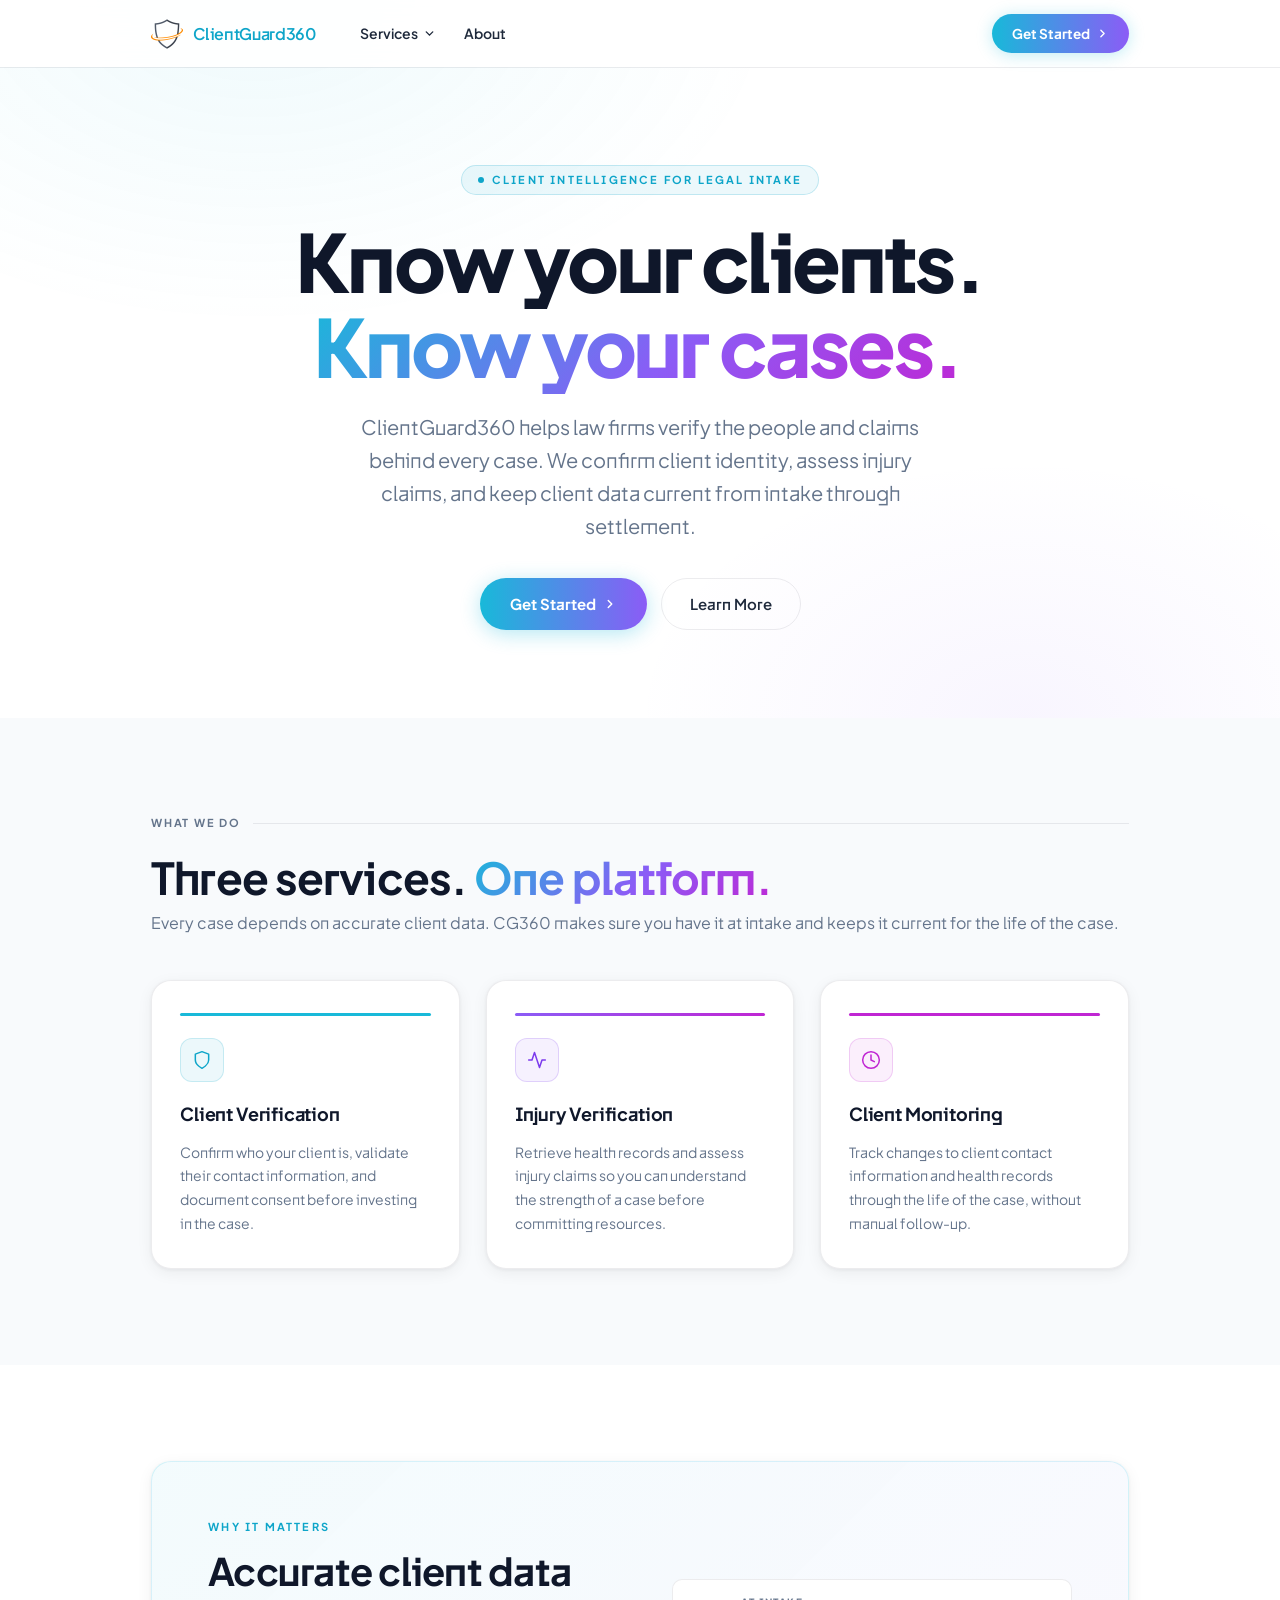
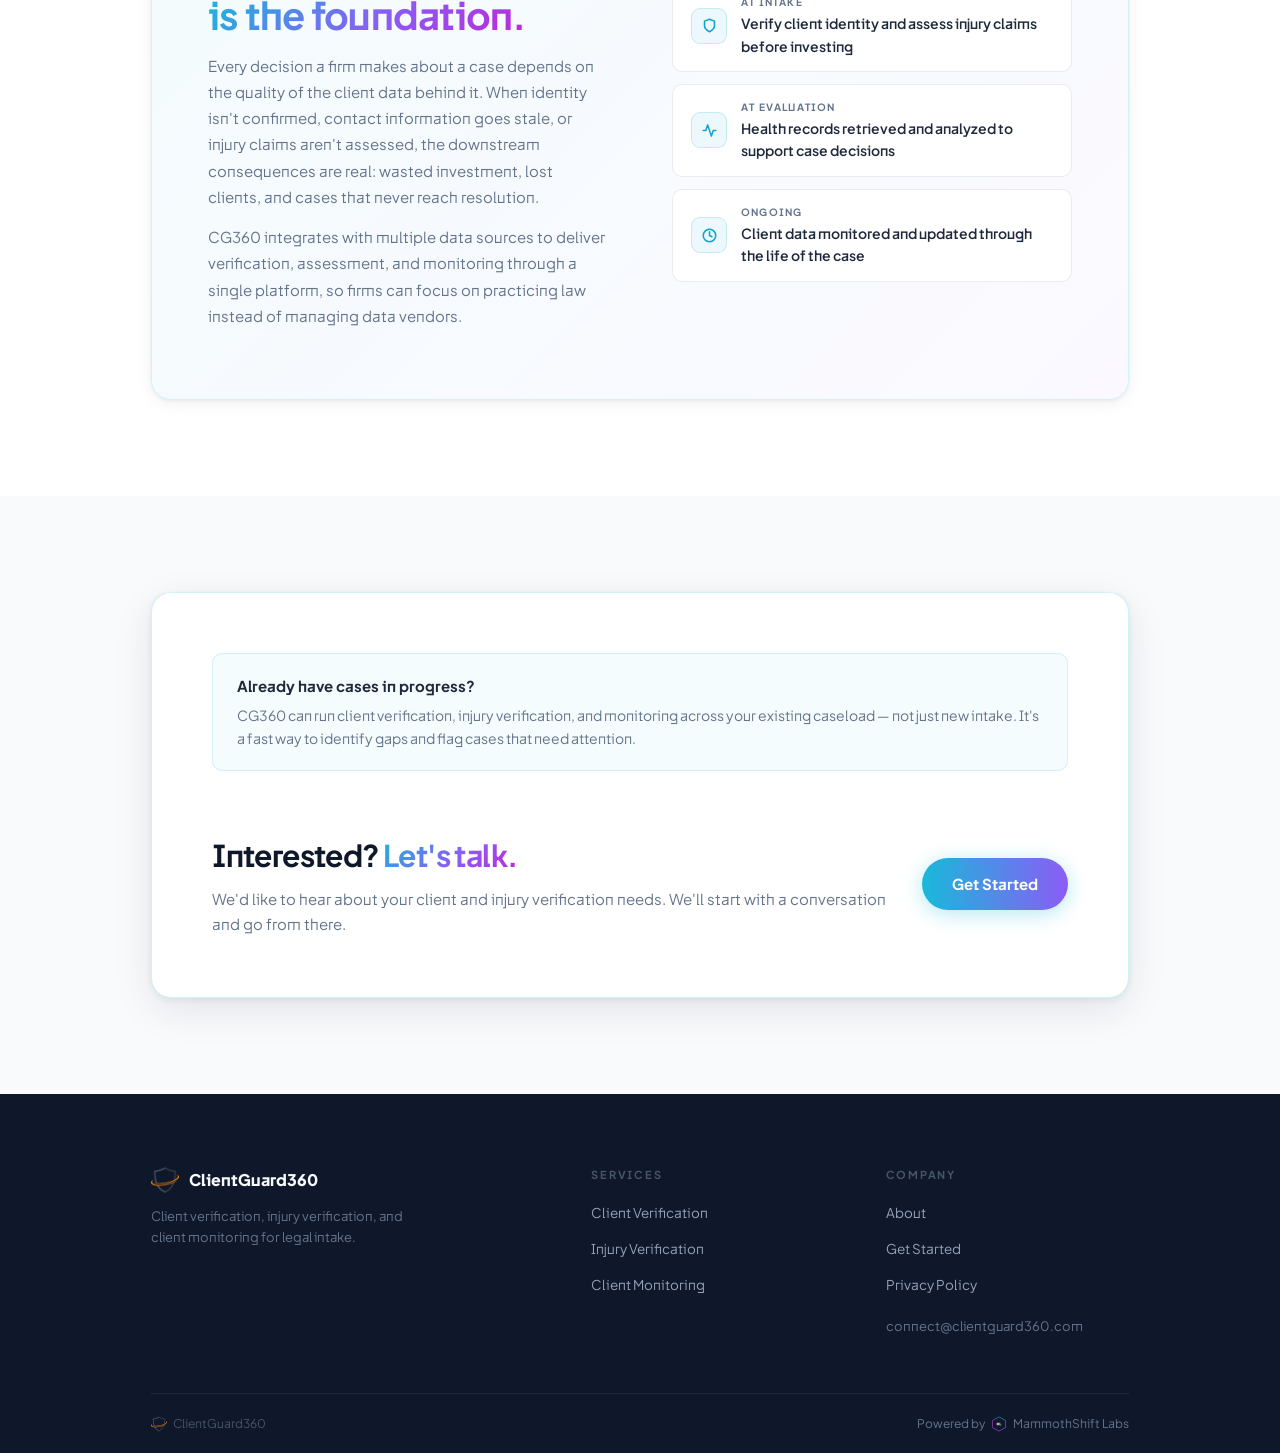
<file: index.html>
<!DOCTYPE html>
<html lang="en">
<head>
  <meta charset="UTF-8">
  <meta name="viewport" content="width=device-width, initial-scale=1.0">
  <meta name="description" content="ClientGuard360 provides client verification, injury verification, and client monitoring for legal intake. A product of MammothShift, Inc.">
  <meta property="og:type" content="website">
  <meta property="og:title" content="ClientGuard360 | Client Intelligence for Legal Intake">
  <meta property="og:description" content="ClientGuard360 provides client verification, injury verification, and client monitoring for legal intake. A product of MammothShift, Inc.">
  <meta property="og:image" content="img/og-image.png">
  <link rel="icon" href="img/favicon.png" type="image/png">
  <title>ClientGuard360 | Client Intelligence for Legal Intake</title>
  <link rel="preconnect" href="https://fonts.googleapis.com">
  <link rel="preconnect" href="https://fonts.gstatic.com" crossorigin>
  <link href="https://fonts.googleapis.com/css2?family=Plus+Jakarta+Sans:wght@300;400;500;600;700;800&display=swap" rel="stylesheet">
  <link rel="stylesheet" href="css/main.css">
</head>
<body>

<site-header></site-header>


<!-- ══════════════════════════════════════════════
     HERO
══════════════════════════════════════════════ -->
<section class="hero">
  <div class="wrap">

    <div class="hero__eyebrow anim">Client Intelligence for Legal Intake</div>

    <h1 class="hero__headline anim d1">
      Know your clients.<br>
      <span class="grad">Know your cases.</span>
    </h1>

    <p class="hero__sub anim d2">
      ClientGuard360 helps law firms verify the people and claims behind every case. We confirm client identity, assess injury claims, and keep client data current from intake through settlement.
    </p>

    <div class="hero__actions anim d3">
      <a href="contact.html" class="btn-primary">
        Get Started
        <svg width="14" height="14" viewBox="0 0 24 24" fill="none" stroke="currentColor" stroke-width="2.5" stroke-linecap="round" stroke-linejoin="round"><polyline points="9 18 15 12 9 6"/></svg>
      </a>
      <a href="about.html" class="btn-ghost">Learn More</a>
    </div>

  </div>
</section>


<!-- ══════════════════════════════════════════════
     SERVICES
══════════════════════════════════════════════ -->
<section class="services">
  <div class="wrap">

    <div class="section-label anim"><span>What We Do</span><span></span></div>
    <h2 class="services__headline anim d1">Three services. <span class="grad">One platform.</span></h2>
    <p class="services__sub anim d2">Every case depends on accurate client data. CG360 makes sure you have it at intake and keeps it current for the life of the case.</p>

    <div class="services__grid">

      <a href="client-verification.html" class="svc-card svc-card--a anim d2" style="text-decoration:none; color:inherit;">
        <div class="svc-card__stripe"></div>
        <div class="svc-card__icon">
          <svg width="20" height="20" viewBox="0 0 24 24" fill="none" stroke="#0ea5c9" stroke-width="1.8" stroke-linecap="round" stroke-linejoin="round">
            <path d="M12 22s8-4 8-10V5l-8-3-8 3v7c0 6 8 10 8 10z"/>
          </svg>
        </div>
        <div class="svc-card__title">Client Verification</div>
        <p class="svc-card__body">Confirm who your client is, validate their contact information, and document consent before investing in the case.</p>
      </a>

      <a href="injury-verification.html" class="svc-card svc-card--b anim d3" style="text-decoration:none; color:inherit;">
        <div class="svc-card__stripe"></div>
        <div class="svc-card__icon">
          <svg width="20" height="20" viewBox="0 0 24 24" fill="none" stroke="#7c3aed" stroke-width="1.8" stroke-linecap="round" stroke-linejoin="round">
            <path d="M22 12h-4l-3 9L9 3l-3 9H2"/>
          </svg>
        </div>
        <div class="svc-card__title">Injury Verification</div>
        <p class="svc-card__body">Retrieve health records and assess injury claims so you can understand the strength of a case before committing resources.</p>
      </a>

      <a href="client-monitoring.html" class="svc-card svc-card--c anim d4" style="text-decoration:none; color:inherit;">
        <div class="svc-card__stripe"></div>
        <div class="svc-card__icon">
          <svg width="20" height="20" viewBox="0 0 24 24" fill="none" stroke="#c026d3" stroke-width="1.8" stroke-linecap="round" stroke-linejoin="round">
            <circle cx="12" cy="12" r="10"/><polyline points="12 6 12 12 16 14"/>
          </svg>
        </div>
        <div class="svc-card__title">Client Monitoring</div>
        <p class="svc-card__body">Track changes to client contact information and health records through the life of the case, without manual follow-up.</p>
      </a>

    </div>
  </div>
</section>


<!-- ══════════════════════════════════════════════
     ONE PLATFORM
══════════════════════════════════════════════ -->
<section class="identity">
  <div class="wrap">
    <div class="identity__inner anim">

      <div>
        <div class="eyebrow" style="margin-bottom:14px;">Why It Matters</div>
        <h2 class="identity__headline">
          Accurate client data<br>
          <span class="grad">is the foundation.</span>
        </h2>
        <p class="identity__body">Every decision a firm makes about a case depends on the quality of the client data behind it. When identity isn't confirmed, contact information goes stale, or injury claims aren't assessed, the downstream consequences are real: wasted investment, lost clients, and cases that never reach resolution.</p>
        <p class="identity__body">CG360 integrates with multiple data sources to deliver verification, assessment, and monitoring through a single platform, so firms can focus on practicing law instead of managing data vendors.</p>
      </div>

      <div class="identity__facts">
        <div class="identity__fact">
          <div class="identity__fact-icon">
            <svg width="15" height="15" viewBox="0 0 24 24" fill="none" stroke="#0ea5c9" stroke-width="2.5" stroke-linecap="round" stroke-linejoin="round"><path d="M12 22s8-4 8-10V5l-8-3-8 3v7c0 6 8 10 8 10z"/></svg>
          </div>
          <div>
            <div class="identity__fact-label">At Intake</div>
            <div class="identity__fact-val">Verify client identity and assess injury claims before investing</div>
          </div>
        </div>
        <div class="identity__fact">
          <div class="identity__fact-icon">
            <svg width="15" height="15" viewBox="0 0 24 24" fill="none" stroke="#0ea5c9" stroke-width="2.5" stroke-linecap="round" stroke-linejoin="round"><path d="M22 12h-4l-3 9L9 3l-3 9H2"/></svg>
          </div>
          <div>
            <div class="identity__fact-label">At Evaluation</div>
            <div class="identity__fact-val">Health records retrieved and analyzed to support case decisions</div>
          </div>
        </div>
        <div class="identity__fact">
          <div class="identity__fact-icon">
            <svg width="15" height="15" viewBox="0 0 24 24" fill="none" stroke="#0ea5c9" stroke-width="2.5" stroke-linecap="round" stroke-linejoin="round"><circle cx="12" cy="12" r="10"/><polyline points="12 6 12 12 16 14"/></svg>
          </div>
          <div>
            <div class="identity__fact-label">Ongoing</div>
            <div class="identity__fact-val">Client data monitored and updated through the life of the case</div>
          </div>
        </div>
      </div>

    </div>
  </div>
</section>


<!-- ══════════════════════════════════════════════
     CTA
══════════════════════════════════════════════ -->
<section class="cta-banner">
  <div class="wrap">
    <div class="cta-banner__inner anim">
      <div class="cta-accent">
        <div class="cta-accent__title">Already have cases in progress?</div>
        <div class="cta-accent__body">CG360 can run client verification, injury verification, and monitoring across your existing caseload — not just new intake. It's a fast way to identify gaps and flag cases that need attention.</div>
      </div>
      <div>
        <h2 class="cta-banner__title">Interested? <span class="grad">Let's talk.</span></h2>
        <p class="cta-banner__body">We'd like to hear about your client and injury verification needs. We'll start with a conversation and go from there.</p>
      </div>
      <div class="cta-banner__actions">
        <a href="contact.html" class="btn-primary">Get Started</a>
      </div>
    </div>
  </div>
</section>


<site-footer></site-footer>

<script src="js/components.js"></script>
<script src="js/main.js"></script>

</body>
</html>
</file>
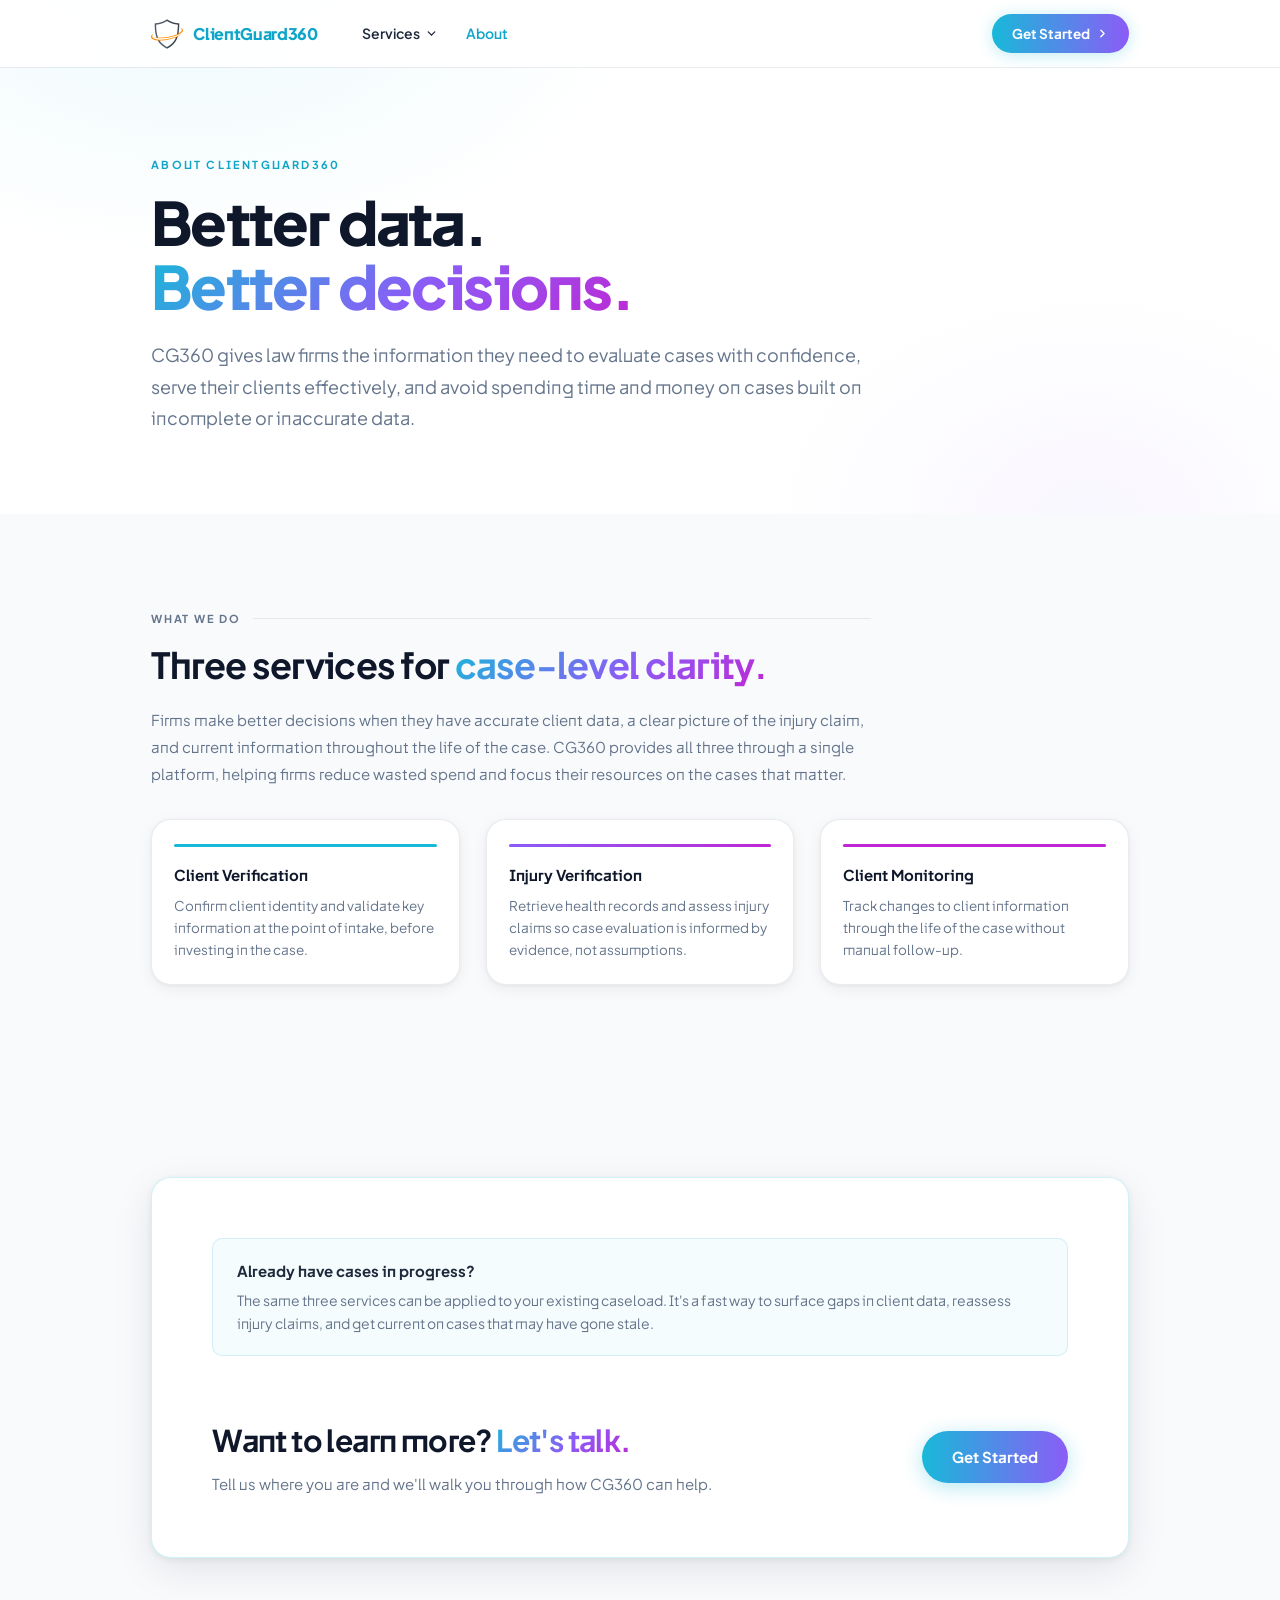
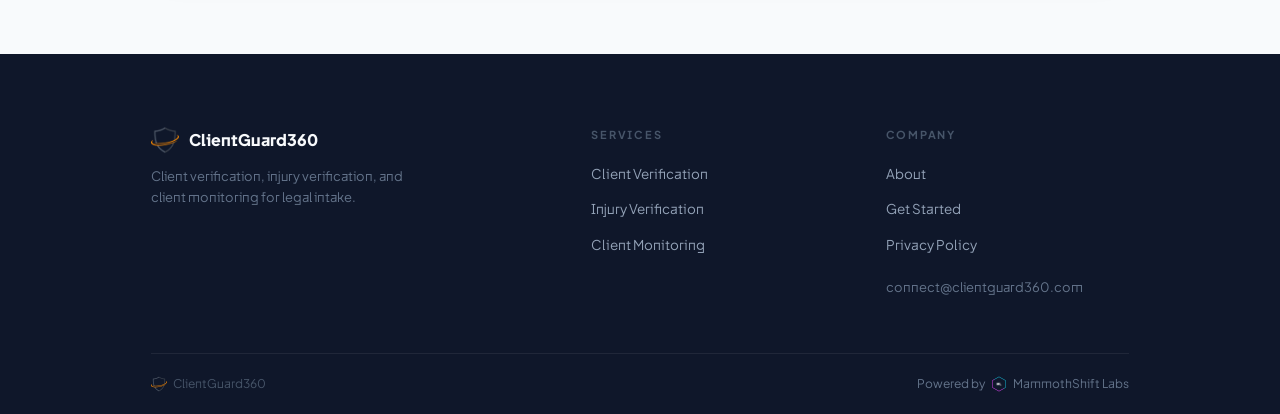
<file: about.html>
<!DOCTYPE html>
<html lang="en">
<head>
  <meta charset="UTF-8">
  <meta name="viewport" content="width=device-width, initial-scale=1.0">
  <meta name="description" content="ClientGuard360 helps law firms verify clients, assess injury claims, and monitor cases through a single platform.">
  <meta property="og:type" content="website">
  <meta property="og:title" content="About | ClientGuard360">
  <meta property="og:description" content="ClientGuard360 helps law firms verify clients, assess injury claims, and monitor cases through a single platform.">
  <meta property="og:image" content="img/og-image.png">
  <link rel="icon" href="img/favicon.png" type="image/png">
  <title>About | ClientGuard360</title>
  <link rel="preconnect" href="https://fonts.googleapis.com">
  <link rel="preconnect" href="https://fonts.gstatic.com" crossorigin>
  <link href="https://fonts.googleapis.com/css2?family=Plus+Jakarta+Sans:wght@300;400;500;600;700;800&display=swap" rel="stylesheet">
  <link rel="stylesheet" href="css/main.css">
</head>
<body>

<site-header></site-header>


<!-- ── HERO ──────────────────────────────────────── -->
<section class="page-hero">
  <div class="wrap">
    <div class="page-hero__inner">

      <div class="anim">
        <div class="page-hero__eyebrow eyebrow">About ClientGuard360</div>
        <h1 class="page-hero__headline">
          Better data.<br>
          <span class="grad">Better decisions.</span>
        </h1>
        <p class="page-hero__body">
          CG360 gives law firms the information they need to evaluate cases with confidence, serve their clients effectively, and avoid spending time and money on cases built on incomplete or inaccurate data.
        </p>
      </div>

    </div>
  </div>
</section>


<!-- ── THE THREE SERVICES ────────────────────────── -->
<section class="about-section about-section--soft">
  <div class="wrap">

    <div class="about-inner anim">
      <div class="section-label" style="margin-bottom:16px;"><span>What We Do</span><span></span></div>
      <h2 class="about-headline">
        Three services for <span class="grad">case-level clarity.</span>
      </h2>
      <p class="about-body">
        Firms make better decisions when they have accurate client data, a clear picture of the injury claim, and current information throughout the life of the case. CG360 provides all three through a single platform, helping firms reduce wasted spend and focus their resources on the cases that matter.
      </p>
    </div>

    <div class="about-services anim d2">
      <a href="client-verification.html" class="about-svc" style="text-decoration:none; color:inherit;">
        <div class="about-svc__stripe about-svc__stripe--cyan"></div>
        <div class="about-svc__title">Client Verification</div>
        <p class="about-svc__body">Confirm client identity and validate key information at the point of intake, before investing in the case.</p>
      </a>
      <a href="injury-verification.html" class="about-svc" style="text-decoration:none; color:inherit;">
        <div class="about-svc__stripe about-svc__stripe--violet"></div>
        <div class="about-svc__title">Injury Verification</div>
        <p class="about-svc__body">Retrieve health records and assess injury claims so case evaluation is informed by evidence, not assumptions.</p>
      </a>
      <a href="client-monitoring.html" class="about-svc" style="text-decoration:none; color:inherit;">
        <div class="about-svc__stripe about-svc__stripe--magenta"></div>
        <div class="about-svc__title">Client Monitoring</div>
        <p class="about-svc__body">Track changes to client information through the life of the case without manual follow-up.</p>
      </a>
    </div>

  </div>
</section>


<!-- ── CTA ─────────────────────────────────────────── -->
<section class="cta-banner">
  <div class="wrap">
    <div class="cta-banner__inner anim">
      <div class="cta-accent">
        <div class="cta-accent__title">Already have cases in progress?</div>
        <div class="cta-accent__body">The same three services can be applied to your existing caseload. It's a fast way to surface gaps in client data, reassess injury claims, and get current on cases that may have gone stale.</div>
      </div>
      <div>
        <h2 class="cta-banner__title">Want to learn more? <span class="grad">Let's talk.</span></h2>
        <p class="cta-banner__body">Tell us where you are and we'll walk you through how CG360 can help.</p>
      </div>
      <div class="cta-banner__actions">
        <a href="contact.html" class="btn-primary">Get Started</a>
      </div>
    </div>
  </div>
</section>


<site-footer></site-footer>
<script src="js/components.js"></script>
<script src="js/main.js"></script>
</body>
</html>
</file>
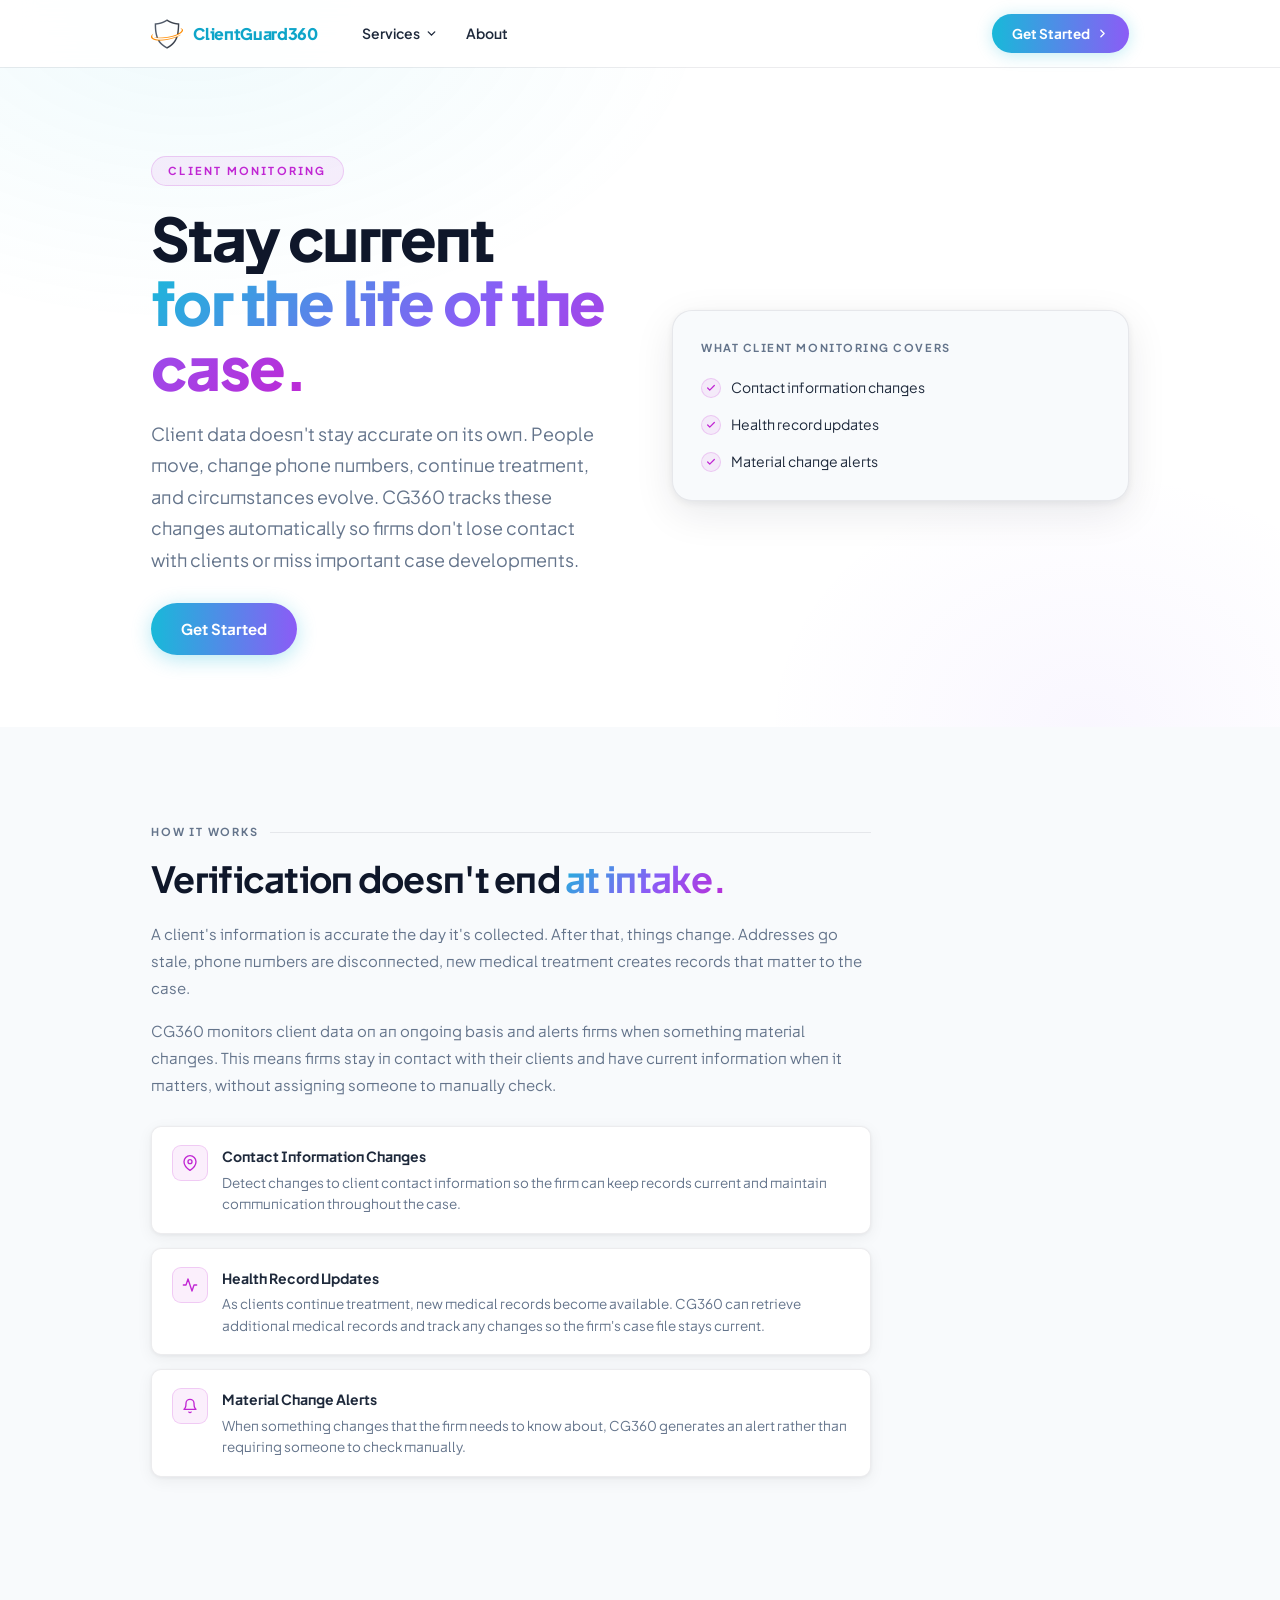
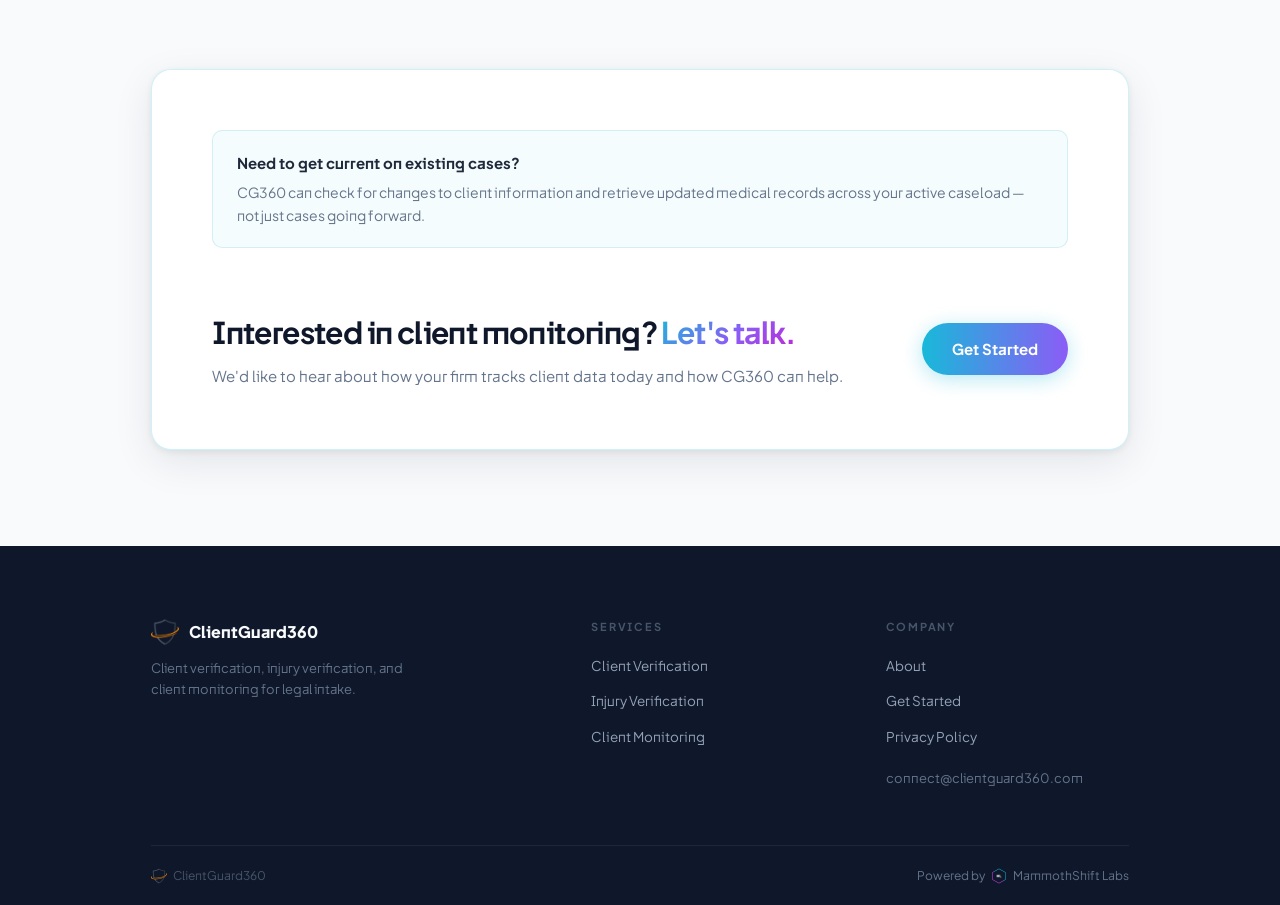
<file: client-monitoring.html>
<!DOCTYPE html>
<html lang="en">
<head>
  <meta charset="UTF-8">
  <meta name="viewport" content="width=device-width, initial-scale=1.0">
  <meta name="description" content="CG360 Client Monitoring: track changes to client contact information and health records through the life of the case.">
  <meta property="og:type" content="website">
  <meta property="og:title" content="Client Monitoring | ClientGuard360">
  <meta property="og:description" content="CG360 Client Monitoring: track changes to client contact information and health records through the life of the case.">
  <meta property="og:image" content="img/og-image.png">
  <link rel="icon" href="img/favicon.png" type="image/png">
  <title>Client Monitoring | ClientGuard360</title>
  <link rel="preconnect" href="https://fonts.googleapis.com">
  <link rel="preconnect" href="https://fonts.gstatic.com" crossorigin>
  <link href="https://fonts.googleapis.com/css2?family=Plus+Jakarta+Sans:wght@300;400;500;600;700;800&display=swap" rel="stylesheet">
  <link rel="stylesheet" href="css/main.css">
</head>
<body>

<site-header></site-header>


<!-- ── HERO ──────────────────────────────────────── -->
<section class="svc-hero">
  <div class="wrap">
    <div class="svc-hero__inner">

      <div class="anim">
        <div class="svc-hero__badge svc-hero__badge--magenta">Client Monitoring</div>
        <h1 class="svc-hero__headline">
          Stay current<br>
          <span class="grad">for the life of the case.</span>
        </h1>
        <p class="svc-hero__body">
          Client data doesn't stay accurate on its own. People move, change phone numbers, continue treatment, and circumstances evolve. CG360 tracks these changes automatically so firms don't lose contact with clients or miss important case developments.
        </p>
        <div style="display:flex; gap:12px; flex-wrap:wrap;">
          <a href="contact.html" class="btn-primary">Get Started</a>
        </div>
      </div>

      <div class="svc-sidebar anim d2">
        <div class="svc-sidebar__title">What Client Monitoring Covers</div>
        <div class="svc-sidebar__item">
          <div class="svc-sidebar__check" style="background:rgba(192,38,211,0.07); border:1px solid rgba(192,38,211,0.18);">
            <svg width="10" height="10" viewBox="0 0 24 24" fill="none" stroke="#c026d3" stroke-width="3" stroke-linecap="round" stroke-linejoin="round"><polyline points="20 6 9 17 4 12"/></svg>
          </div>
          Contact information changes
        </div>
        <div class="svc-sidebar__item">
          <div class="svc-sidebar__check" style="background:rgba(192,38,211,0.07); border:1px solid rgba(192,38,211,0.18);">
            <svg width="10" height="10" viewBox="0 0 24 24" fill="none" stroke="#c026d3" stroke-width="3" stroke-linecap="round" stroke-linejoin="round"><polyline points="20 6 9 17 4 12"/></svg>
          </div>
          Health record updates
        </div>
        <div class="svc-sidebar__item">
          <div class="svc-sidebar__check" style="background:rgba(192,38,211,0.07); border:1px solid rgba(192,38,211,0.18);">
            <svg width="10" height="10" viewBox="0 0 24 24" fill="none" stroke="#c026d3" stroke-width="3" stroke-linecap="round" stroke-linejoin="round"><polyline points="20 6 9 17 4 12"/></svg>
          </div>
          Material change alerts
        </div>
      </div>

    </div>
  </div>
</section>


<!-- ── DETAIL ──────────────────────────────────────── -->
<section class="svc-detail svc-detail--soft">
  <div class="wrap">
    <div class="svc-detail__inner anim">

      <div class="section-label" style="margin-bottom:16px;"><span>How It Works</span><span></span></div>
      <h2 class="svc-detail__headline">
        Verification doesn't end <span class="grad">at intake.</span>
      </h2>
      <p class="svc-detail__body">
        A client's information is accurate the day it's collected. After that, things change. Addresses go stale, phone numbers are disconnected, new medical treatment creates records that matter to the case.
      </p>
      <p class="svc-detail__body">
        CG360 monitors client data on an ongoing basis and alerts firms when something material changes. This means firms stay in contact with their clients and have current information when it matters, without assigning someone to manually check.
      </p>

      <div class="svc-points">
        <div class="svc-point">
          <div class="svc-point__icon svc-point__icon--magenta">
            <svg width="16" height="16" viewBox="0 0 24 24" fill="none" stroke="#c026d3" stroke-width="2" stroke-linecap="round" stroke-linejoin="round"><path d="M21 10c0 7-9 13-9 13s-9-6-9-13a9 9 0 0118 0z"/><circle cx="12" cy="10" r="3"/></svg>
          </div>
          <div>
            <div class="svc-point__title">Contact Information Changes</div>
            <div class="svc-point__desc">Detect changes to client contact information so the firm can keep records current and maintain communication throughout the case.</div>
          </div>
        </div>
        <div class="svc-point">
          <div class="svc-point__icon svc-point__icon--magenta">
            <svg width="16" height="16" viewBox="0 0 24 24" fill="none" stroke="#c026d3" stroke-width="2" stroke-linecap="round" stroke-linejoin="round"><path d="M22 12h-4l-3 9L9 3l-3 9H2"/></svg>
          </div>
          <div>
            <div class="svc-point__title">Health Record Updates</div>
            <div class="svc-point__desc">As clients continue treatment, new medical records become available. CG360 can retrieve additional medical records and track any changes so the firm's case file stays current.</div>
          </div>
        </div>
        <div class="svc-point">
          <div class="svc-point__icon svc-point__icon--magenta">
            <svg width="16" height="16" viewBox="0 0 24 24" fill="none" stroke="#c026d3" stroke-width="2" stroke-linecap="round" stroke-linejoin="round"><path d="M18 8A6 6 0 006 8c0 7-3 9-3 9h18s-3-2-3-9"/><path d="M13.73 21a2 2 0 01-3.46 0"/></svg>
          </div>
          <div>
            <div class="svc-point__title">Material Change Alerts</div>
            <div class="svc-point__desc">When something changes that the firm needs to know about, CG360 generates an alert rather than requiring someone to check manually.</div>
          </div>
        </div>
      </div>

    </div>
  </div>
</section>


<!-- ── CTA ─────────────────────────────────────────── -->
<section class="cta-banner">
  <div class="wrap">
    <div class="cta-banner__inner anim">
      <div class="cta-accent">
        <div class="cta-accent__title">Need to get current on existing cases?</div>
        <div class="cta-accent__body">CG360 can check for changes to client information and retrieve updated medical records across your active caseload — not just cases going forward.</div>
      </div>
      <div>
        <h2 class="cta-banner__title">Interested in client monitoring? <span class="grad">Let's talk.</span></h2>
        <p class="cta-banner__body">We'd like to hear about how your firm tracks client data today and how CG360 can help.</p>
      </div>
      <div class="cta-banner__actions">
        <a href="contact.html" class="btn-primary">Get Started</a>
      </div>
    </div>
  </div>
</section>


<site-footer></site-footer>
<script src="js/components.js"></script>
<script src="js/main.js"></script>
</body>
</html>
</file>
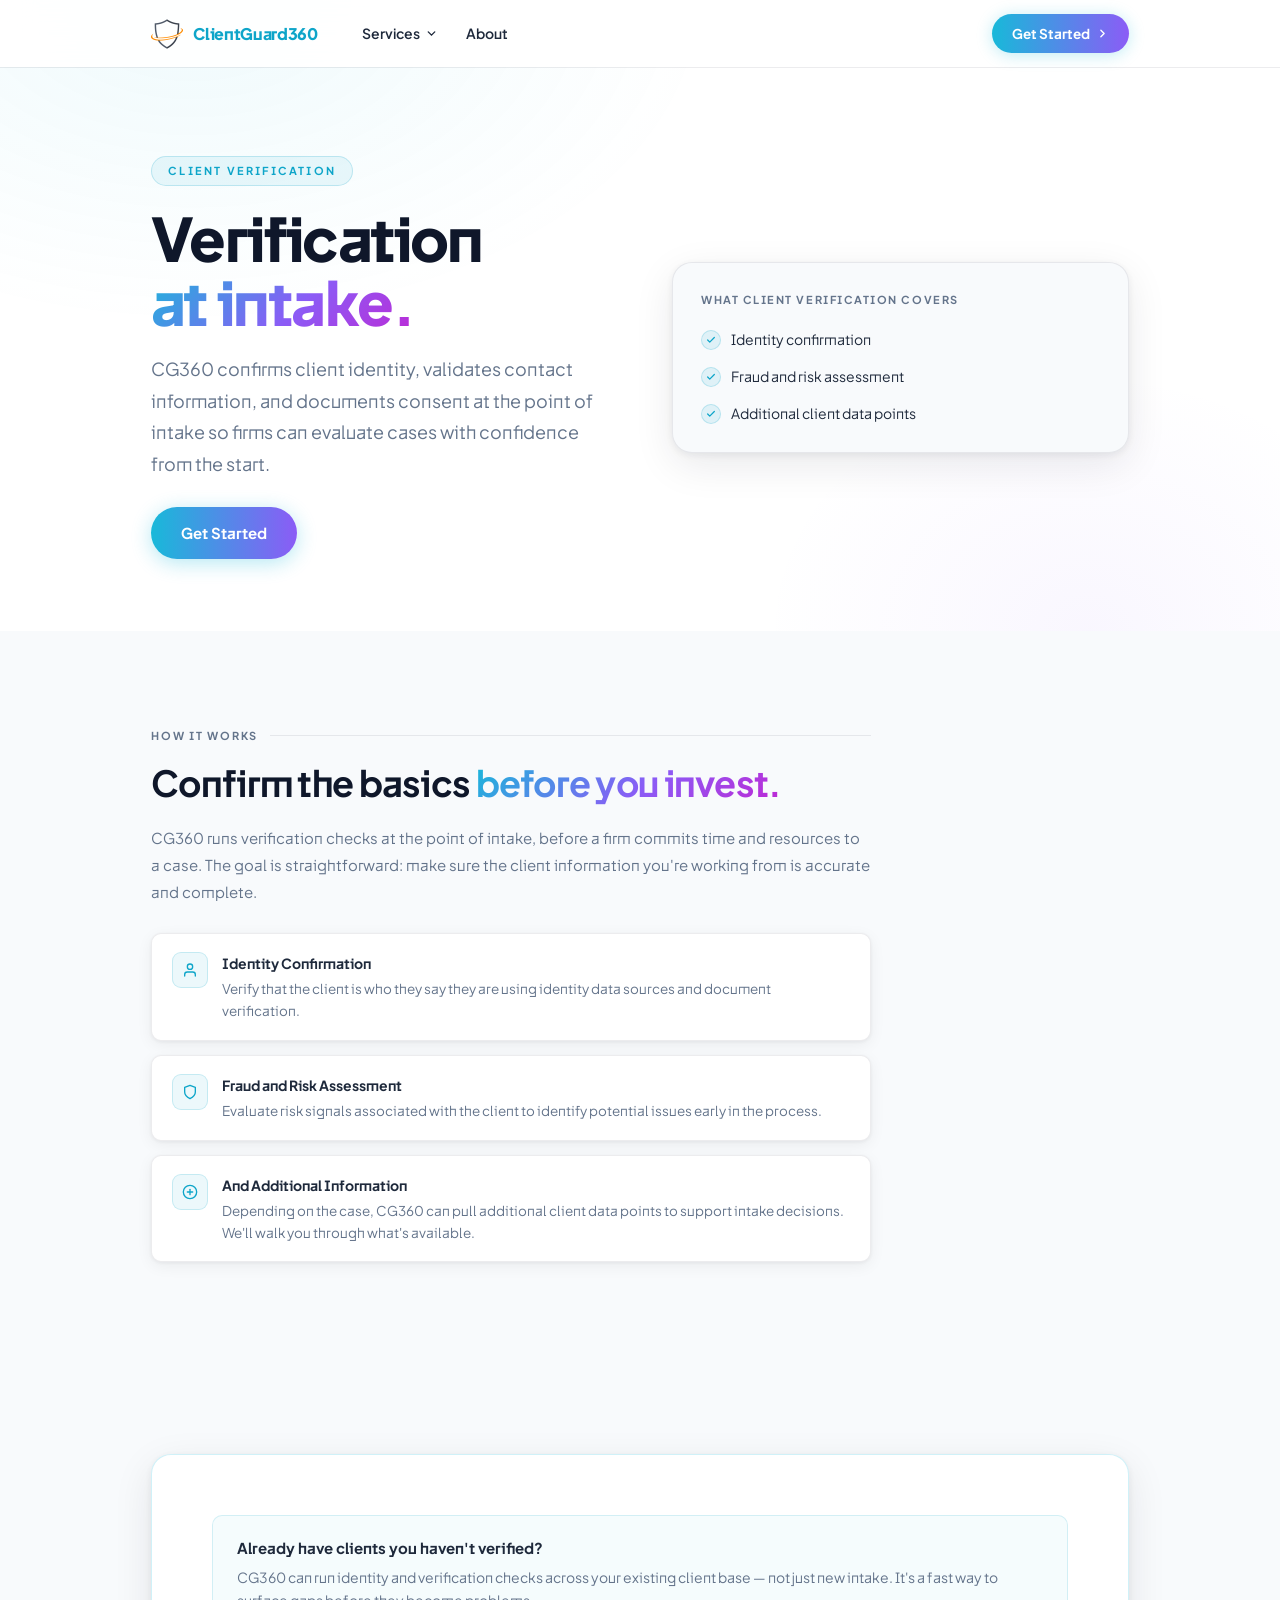
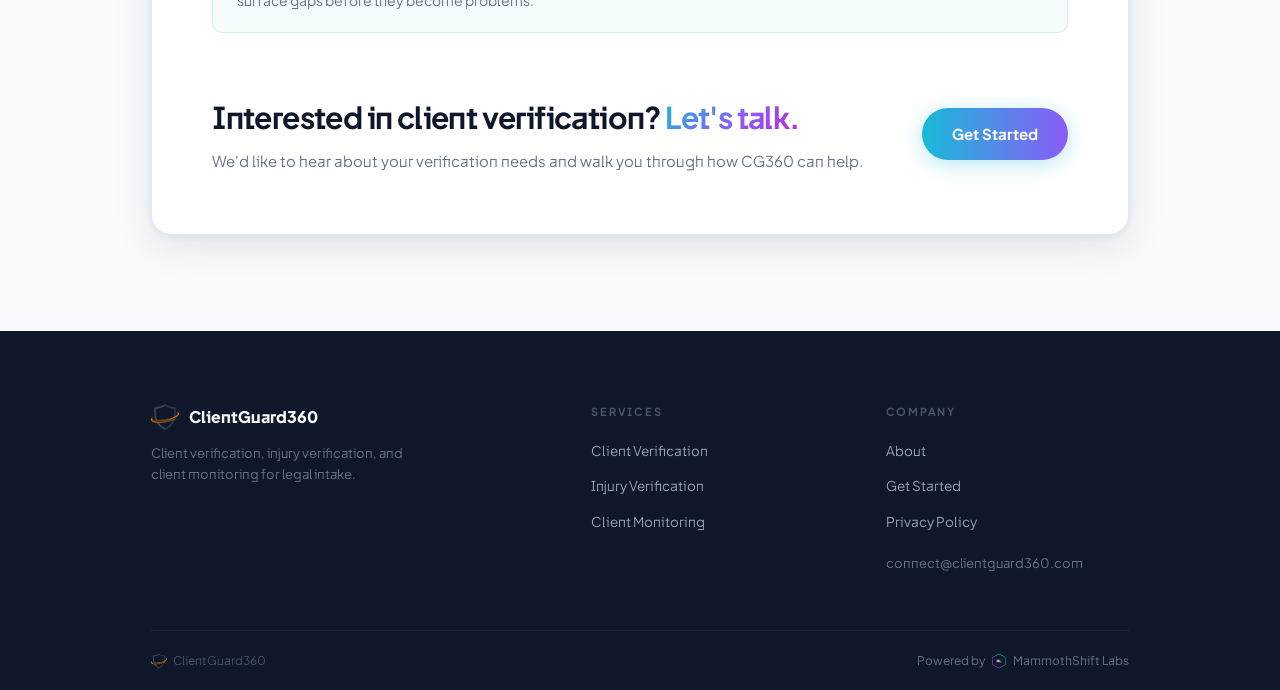
<file: client-verification.html>
<!DOCTYPE html>
<html lang="en">
<head>
  <meta charset="UTF-8">
  <meta name="viewport" content="width=device-width, initial-scale=1.0">
  <meta name="description" content="CG360 Client Verification: confirm client identity, validate contact information, and document consent at intake.">
  <meta property="og:type" content="website">
  <meta property="og:title" content="Client Verification | ClientGuard360">
  <meta property="og:description" content="CG360 Client Verification: confirm client identity, validate contact information, and document consent at intake.">
  <meta property="og:image" content="img/og-image.png">
  <link rel="icon" href="img/favicon.png" type="image/png">
  <title>Client Verification | ClientGuard360</title>
  <link rel="preconnect" href="https://fonts.googleapis.com">
  <link rel="preconnect" href="https://fonts.gstatic.com" crossorigin>
  <link href="https://fonts.googleapis.com/css2?family=Plus+Jakarta+Sans:wght@300;400;500;600;700;800&display=swap" rel="stylesheet">
  <link rel="stylesheet" href="css/main.css">
</head>
<body>

<site-header></site-header>


<!-- ── HERO ──────────────────────────────────────── -->
<section class="svc-hero">
  <div class="wrap">
    <div class="svc-hero__inner">

      <div class="anim">
        <div class="svc-hero__badge svc-hero__badge--cyan">Client Verification</div>
        <h1 class="svc-hero__headline">
          Verification<br>
          <span class="grad">at intake.</span>
        </h1>
        <p class="svc-hero__body">
          CG360 confirms client identity, validates contact information, and documents consent at the point of intake so firms can evaluate cases with confidence from the start.
        </p>
        <div style="display:flex; gap:12px; flex-wrap:wrap;">
          <a href="contact.html" class="btn-primary">Get Started</a>
        </div>
      </div>

      <div class="svc-sidebar anim d2">
        <div class="svc-sidebar__title">What Client Verification Covers</div>
        <div class="svc-sidebar__item">
          <div class="svc-sidebar__check" style="background:rgba(14,165,201,0.1); border:1px solid rgba(14,165,201,0.2);">
            <svg width="10" height="10" viewBox="0 0 24 24" fill="none" stroke="#0ea5c9" stroke-width="3" stroke-linecap="round" stroke-linejoin="round"><polyline points="20 6 9 17 4 12"/></svg>
          </div>
          Identity confirmation
        </div>
        <div class="svc-sidebar__item">
          <div class="svc-sidebar__check" style="background:rgba(14,165,201,0.1); border:1px solid rgba(14,165,201,0.2);">
            <svg width="10" height="10" viewBox="0 0 24 24" fill="none" stroke="#0ea5c9" stroke-width="3" stroke-linecap="round" stroke-linejoin="round"><polyline points="20 6 9 17 4 12"/></svg>
          </div>
          Fraud and risk assessment
        </div>
        <div class="svc-sidebar__item">
          <div class="svc-sidebar__check" style="background:rgba(14,165,201,0.1); border:1px solid rgba(14,165,201,0.2);">
            <svg width="10" height="10" viewBox="0 0 24 24" fill="none" stroke="#0ea5c9" stroke-width="3" stroke-linecap="round" stroke-linejoin="round"><polyline points="20 6 9 17 4 12"/></svg>
          </div>
          Additional client data points
        </div>
      </div>

    </div>
  </div>
</section>


<!-- ── DETAIL ──────────────────────────────────────── -->
<section class="svc-detail svc-detail--soft">
  <div class="wrap">
    <div class="svc-detail__inner anim">

      <div class="section-label" style="margin-bottom:16px;"><span>How It Works</span><span></span></div>
      <h2 class="svc-detail__headline">
        Confirm the basics <span class="grad">before you invest.</span>
      </h2>
      <p class="svc-detail__body">
        CG360 runs verification checks at the point of intake, before a firm commits time and resources to a case. The goal is straightforward: make sure the client information you're working from is accurate and complete.
      </p>

      <div class="svc-points">
        <div class="svc-point">
          <div class="svc-point__icon svc-point__icon--cyan">
            <svg width="16" height="16" viewBox="0 0 24 24" fill="none" stroke="#0ea5c9" stroke-width="2" stroke-linecap="round" stroke-linejoin="round"><path d="M20 21v-2a4 4 0 00-4-4H8a4 4 0 00-4 4v2"/><circle cx="12" cy="7" r="4"/></svg>
          </div>
          <div>
            <div class="svc-point__title">Identity Confirmation</div>
            <div class="svc-point__desc">Verify that the client is who they say they are using identity data sources and document verification.</div>
          </div>
        </div>
        <div class="svc-point">
          <div class="svc-point__icon svc-point__icon--cyan">
            <svg width="16" height="16" viewBox="0 0 24 24" fill="none" stroke="#0ea5c9" stroke-width="2" stroke-linecap="round" stroke-linejoin="round"><path d="M12 22s8-4 8-10V5l-8-3-8 3v7c0 6 8 10 8 10z"/></svg>
          </div>
          <div>
            <div class="svc-point__title">Fraud and Risk Assessment</div>
            <div class="svc-point__desc">Evaluate risk signals associated with the client to identify potential issues early in the process.</div>
          </div>
        </div>
        <div class="svc-point">
          <div class="svc-point__icon svc-point__icon--cyan">
            <svg width="16" height="16" viewBox="0 0 24 24" fill="none" stroke="#0ea5c9" stroke-width="2" stroke-linecap="round" stroke-linejoin="round"><circle cx="12" cy="12" r="10"/><line x1="12" y1="8" x2="12" y2="16"/><line x1="8" y1="12" x2="16" y2="12"/></svg>
          </div>
          <div>
            <div class="svc-point__title">And Additional Information</div>
            <div class="svc-point__desc">Depending on the case, CG360 can pull additional client data points to support intake decisions. We'll walk you through what's available.</div>
          </div>
        </div>
      </div>

    </div>
  </div>
</section>


<!-- ── CTA ─────────────────────────────────────────── -->
<section class="cta-banner">
  <div class="wrap">
    <div class="cta-banner__inner anim">
      <div class="cta-accent">
        <div class="cta-accent__title">Already have clients you haven't verified?</div>
        <div class="cta-accent__body">CG360 can run identity and verification checks across your existing client base — not just new intake. It's a fast way to surface gaps before they become problems.</div>
      </div>
      <div>
        <h2 class="cta-banner__title">Interested in client verification? <span class="grad">Let's talk.</span></h2>
        <p class="cta-banner__body">We'd like to hear about your verification needs and walk you through how CG360 can help.</p>
      </div>
      <div class="cta-banner__actions">
        <a href="contact.html" class="btn-primary">Get Started</a>
      </div>
    </div>
  </div>
</section>


<site-footer></site-footer>
<script src="js/components.js"></script>
<script src="js/main.js"></script>
</body>
</html>
</file>
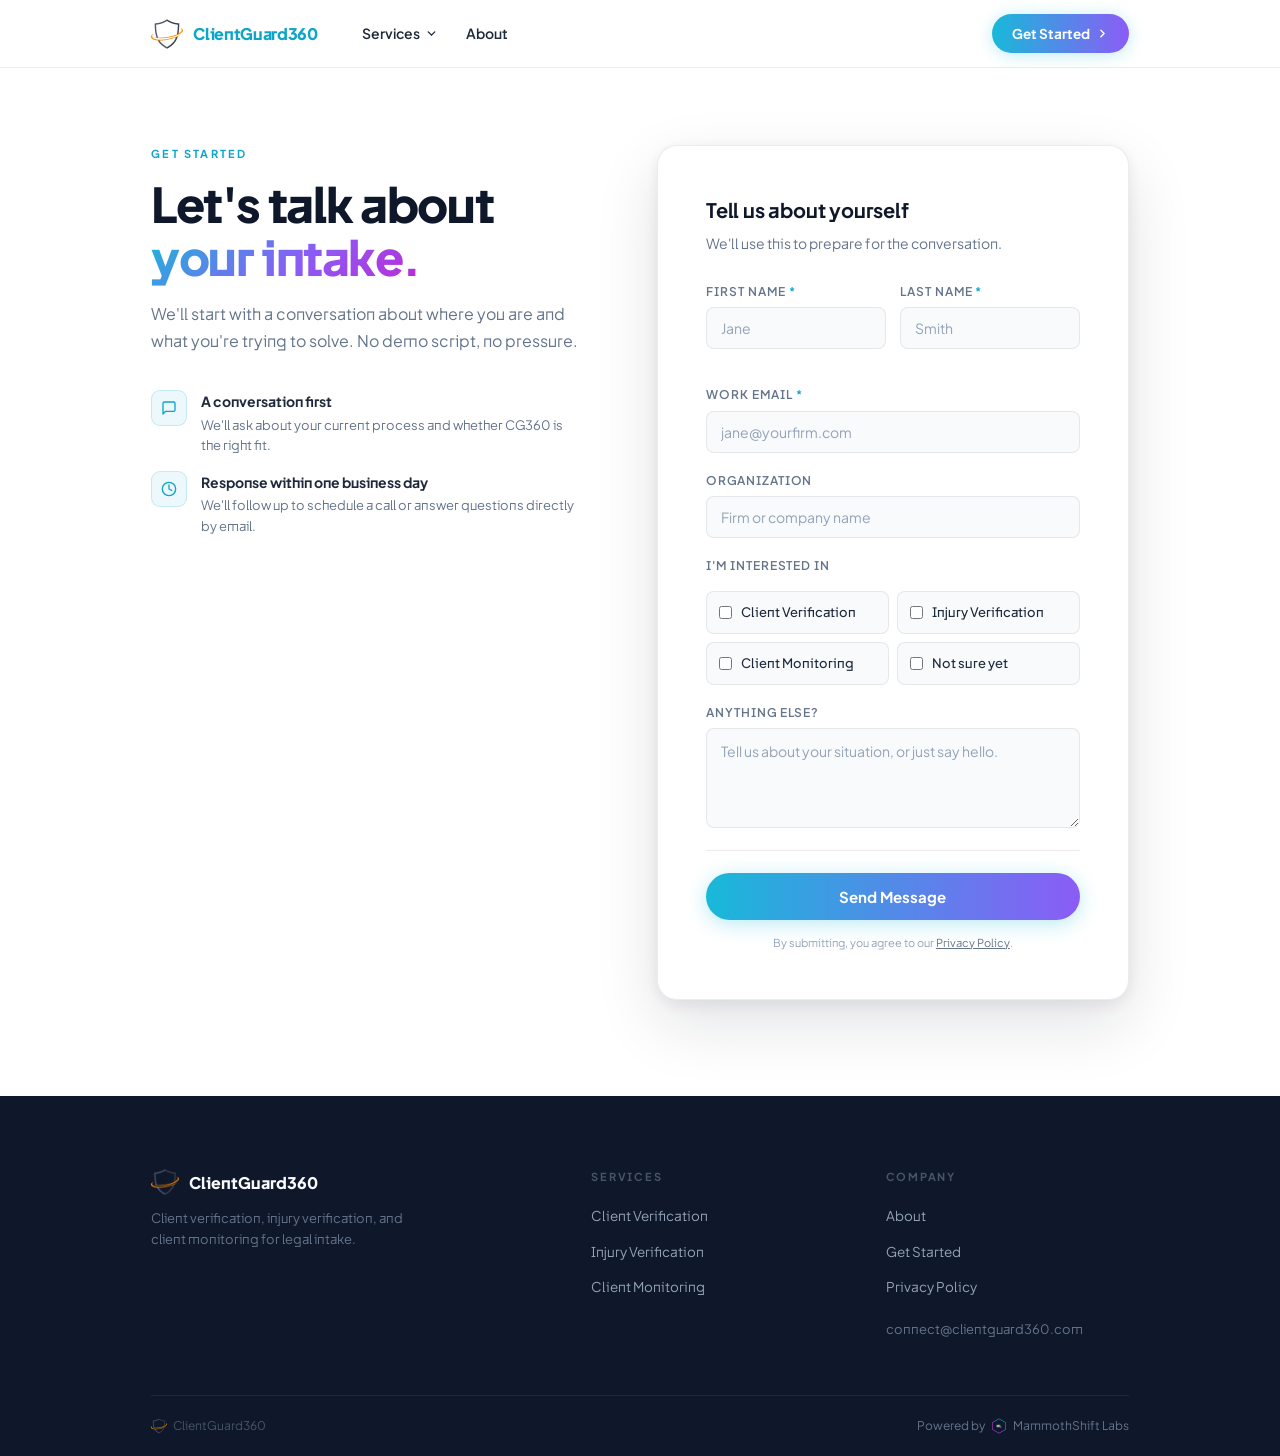
<file: contact.html>
<!DOCTYPE html>
<html lang="en">
<head>
  <meta charset="UTF-8">
  <meta name="viewport" content="width=device-width, initial-scale=1.0">
  <meta name="description" content="Talk to us about client verification, injury verification, or client monitoring for your firm.">
  <meta property="og:type" content="website">
  <meta property="og:title" content="Get Started | ClientGuard360">
  <meta property="og:description" content="Talk to us about client verification, injury verification, or client monitoring for your firm.">
  <meta property="og:image" content="img/og-image.png">
  <link rel="icon" href="img/favicon.png" type="image/png">
  <title>Get Started | ClientGuard360</title>
  <link rel="preconnect" href="https://fonts.googleapis.com">
  <link rel="preconnect" href="https://fonts.gstatic.com" crossorigin>
  <link href="https://fonts.googleapis.com/css2?family=Plus+Jakarta+Sans:wght@300;400;500;600;700;800&display=swap" rel="stylesheet">
  <link rel="stylesheet" href="css/main.css">
</head>
<body>

<site-header></site-header>

<div class="contact-page">
  <div class="wrap">
    <div class="contact-grid">

      <!-- ── Left ───────────────────────────────── -->
      <div class="anim">
        <div class="contact-left__eyebrow eyebrow">Get Started</div>
        <h1 class="contact-left__headline">
          Let's talk about<br>
          <span class="grad">your intake.</span>
        </h1>
        <p class="contact-left__sub">
          We'll start with a conversation about where you are and what you're trying to solve. No demo script, no pressure.
        </p>

        <ul class="expect-list">
          <li class="expect-item">
            <div class="expect-item__icon">
              <svg width="16" height="16" viewBox="0 0 24 24" fill="none" stroke="#0ea5c9" stroke-width="2" stroke-linecap="round" stroke-linejoin="round"><path d="M21 15a2 2 0 01-2 2H7l-4 4V5a2 2 0 012-2h14a2 2 0 012 2z"/></svg>
            </div>
            <div>
              <div class="expect-item__title">A conversation first</div>
              <div class="expect-item__desc">We'll ask about your current process and whether CG360 is the right fit.</div>
            </div>
          </li>
          <li class="expect-item">
            <div class="expect-item__icon">
              <svg width="16" height="16" viewBox="0 0 24 24" fill="none" stroke="#0ea5c9" stroke-width="2" stroke-linecap="round" stroke-linejoin="round"><circle cx="12" cy="12" r="10"/><polyline points="12 6 12 12 16 14"/></svg>
            </div>
            <div>
              <div class="expect-item__title">Response within one business day</div>
              <div class="expect-item__desc">We'll follow up to schedule a call or answer questions directly by email.</div>
            </div>
          </li>
        </ul>
      </div>

      <!-- ── Form ───────────────────────────────── -->
      <div class="form-card anim d2">
        <div class="form-card__title">Tell us about yourself</div>
        <div class="form-card__sub">We'll use this to prepare for the conversation.</div>

        <form id="contactForm">

          <div class="form-group form-group--row">
            <div class="form-group">
              <label class="form-label" for="fname">First Name <span>*</span></label>
              <input class="form-input" type="text" id="fname" name="first_name" placeholder="Jane" required>
            </div>
            <div class="form-group">
              <label class="form-label" for="lname">Last Name <span>*</span></label>
              <input class="form-input" type="text" id="lname" name="last_name" placeholder="Smith" required>
            </div>
          </div>

          <div class="form-group">
            <label class="form-label" for="email">Work Email <span>*</span></label>
            <input class="form-input" type="email" id="email" name="email" placeholder="jane@yourfirm.com" required>
          </div>

          <div class="form-group">
            <label class="form-label" for="org">Organization</label>
            <input class="form-input" type="text" id="org" name="organization" placeholder="Firm or company name">
          </div>

          <div class="form-group">
            <div class="form-label" style="margin-bottom:10px;">I'm interested in</div>
            <div class="interest-grid">
              <div class="interest-item">
                <input type="checkbox" id="int-verify" name="interest" value="client-verification">
                <label for="int-verify">Client Verification</label>
              </div>
              <div class="interest-item">
                <input type="checkbox" id="int-injury" name="interest" value="injury-verification">
                <label for="int-injury">Injury Verification</label>
              </div>
              <div class="interest-item">
                <input type="checkbox" id="int-monitor" name="interest" value="client-monitoring">
                <label for="int-monitor">Client Monitoring</label>
              </div>
              <div class="interest-item">
                <input type="checkbox" id="int-other" name="interest" value="not-sure">
                <label for="int-other">Not sure yet</label>
              </div>
            </div>
          </div>

          <div class="form-group">
            <label class="form-label" for="message">Anything else?</label>
            <textarea class="form-textarea" id="message" name="message" placeholder="Tell us about your situation, or just say hello."></textarea>
          </div>

          <div class="form-divider"></div>

          <button type="submit" class="form-submit">
            Send Message
          </button>

          <p class="form-legal">
            By submitting, you agree to our <a href="privacy.html">Privacy Policy</a>.
          </p>

        </form>
      </div>

    </div>
  </div>
</div>


<site-footer></site-footer>
<script src="js/components.js"></script>
<script src="js/main.js"></script>

<script>
document.getElementById('contactForm').addEventListener('submit', async (e) => {
  e.preventDefault();

  const form = e.target;
  const submitBtn = form.querySelector('button[type="submit"]');
  const originalText = submitBtn.textContent;

  submitBtn.disabled = true;
  submitBtn.textContent = 'Sending...';

  const firstName = document.getElementById('fname').value.trim();
  const lastName = document.getElementById('lname').value.trim();
  const email = document.getElementById('email').value.trim();
  const organization = document.getElementById('org').value.trim();
  const message = document.getElementById('message').value.trim();

  const interests = Array.from(document.querySelectorAll('input[name="interest"]:checked'))
    .map(cb => cb.value)
    .join(', ');

  const fullMessage = [
    message,
    interests ? `\nInterested in: ${interests}` : ''
  ].filter(Boolean).join('');

  try {
    const response = await fetch('https://contactus.api.mammothshift-labs.com/api/contact', {
      method: 'POST',
      headers: { 'Content-Type': 'application/json' },
      mode: 'cors',
      body: JSON.stringify({
        name: `${firstName} ${lastName}`,
        email: email,
        company: organization || undefined,
        message: fullMessage,
        site: 'clientguard360.com'
      })
    });

    const data = await response.json();

    if (data.success) {
      window.location.href = 'thank-you.html';
    } else {
      alert('Error sending message: ' + (data.error || 'Unknown error'));
    }
  } catch (err) {
    alert('Error sending message: ' + err.message);
  } finally {
    submitBtn.disabled = false;
    submitBtn.textContent = originalText;
  }
});
</script>

</body>
</html>
</file>
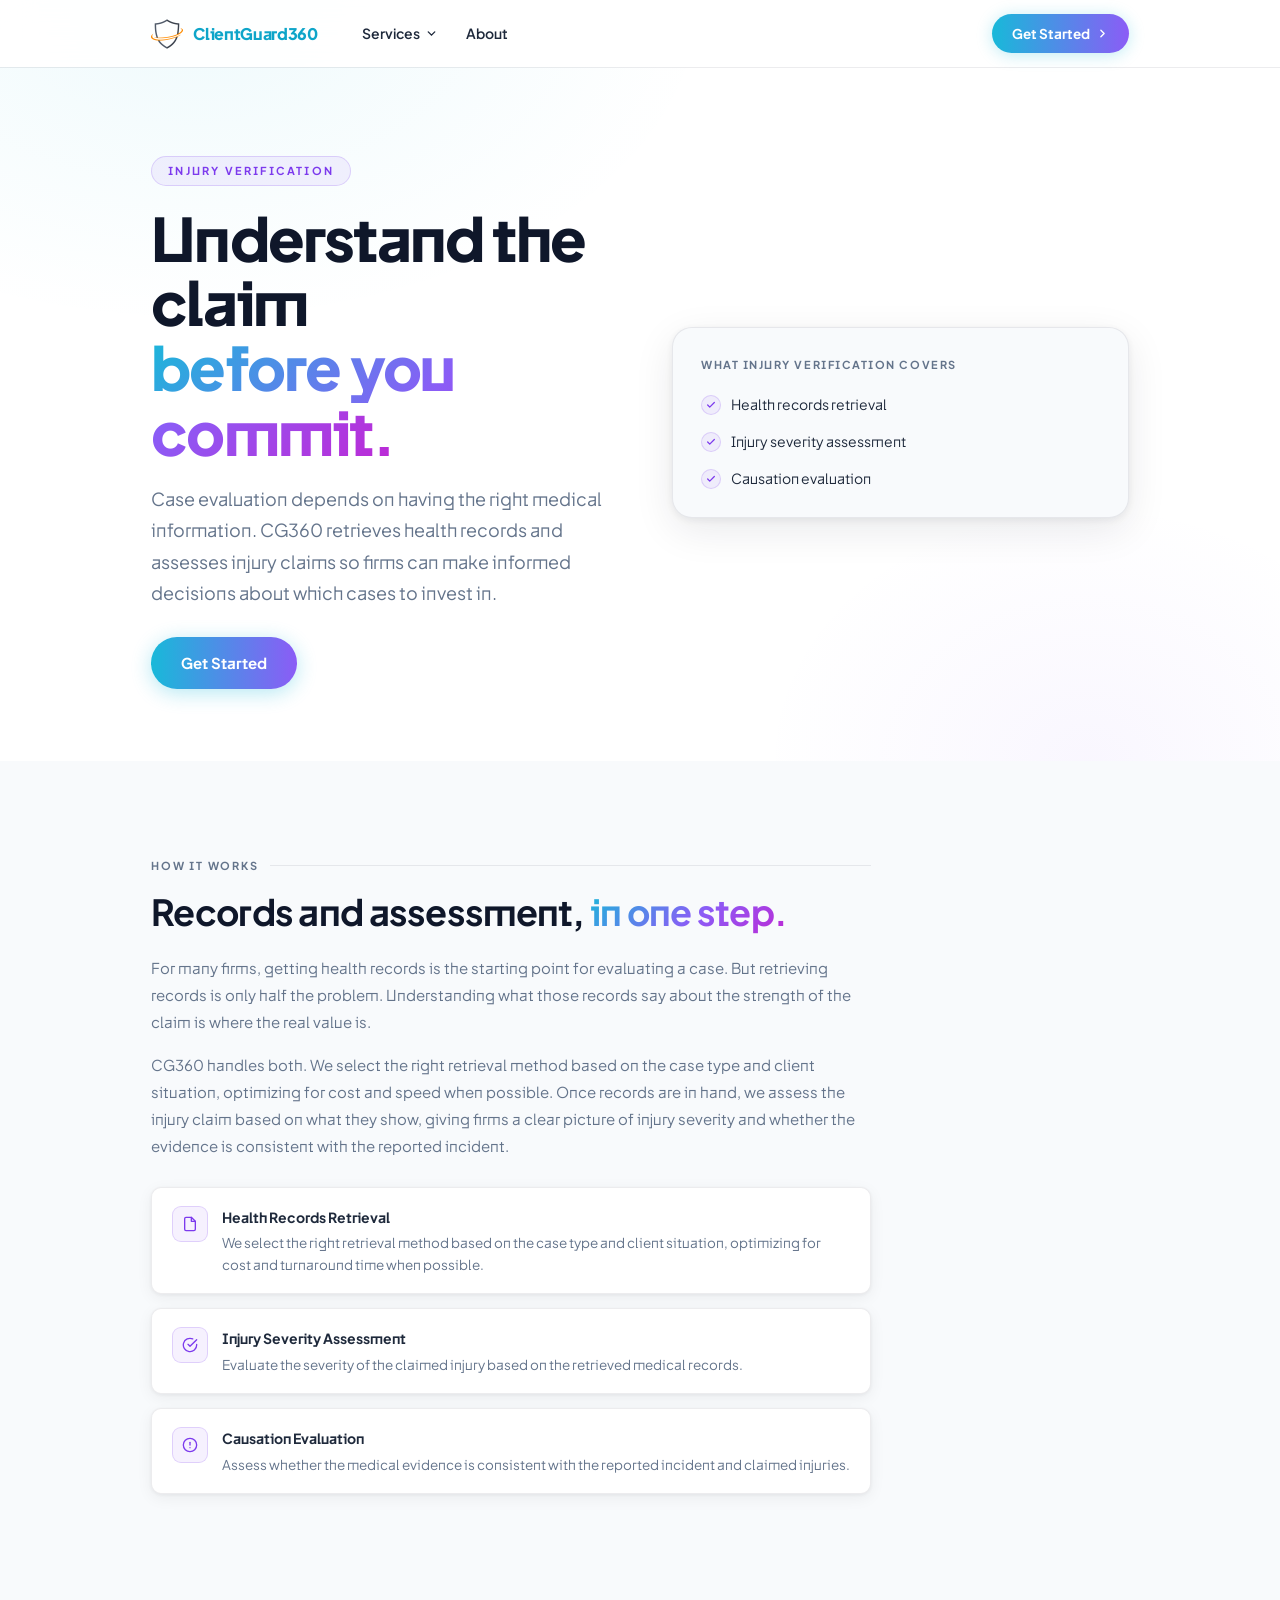
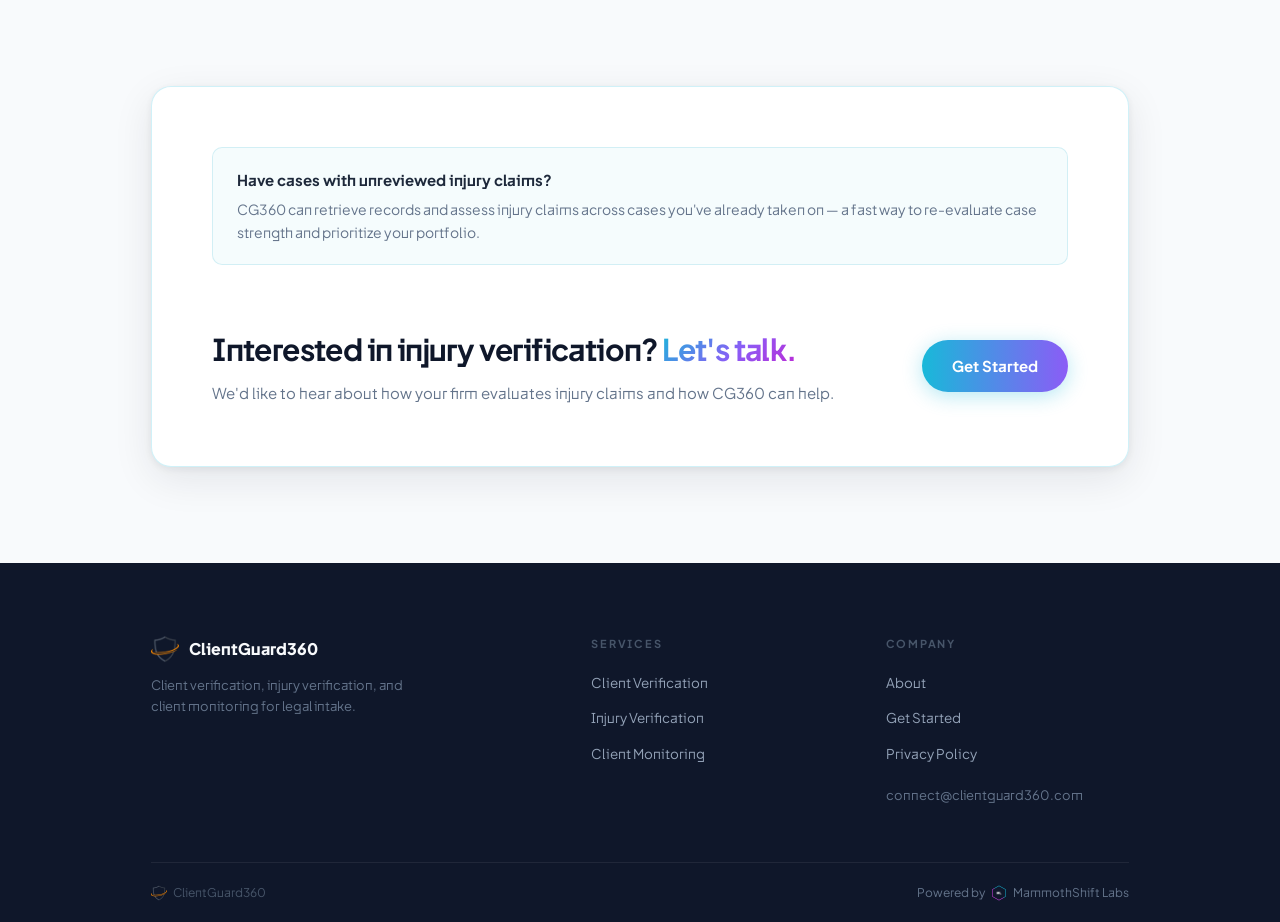
<file: injury-verification.html>
<!DOCTYPE html>
<html lang="en">
<head>
  <meta charset="UTF-8">
  <meta name="viewport" content="width=device-width, initial-scale=1.0">
  <meta name="description" content="CG360 Injury Verification: retrieve health records and assess injury claims to support case evaluation.">
  <meta property="og:type" content="website">
  <meta property="og:title" content="Injury Verification | ClientGuard360">
  <meta property="og:description" content="CG360 Injury Verification: retrieve health records and assess injury claims to support case evaluation.">
  <meta property="og:image" content="img/og-image.png">
  <link rel="icon" href="img/favicon.png" type="image/png">
  <title>Injury Verification | ClientGuard360</title>
  <link rel="preconnect" href="https://fonts.googleapis.com">
  <link rel="preconnect" href="https://fonts.gstatic.com" crossorigin>
  <link href="https://fonts.googleapis.com/css2?family=Plus+Jakarta+Sans:wght@300;400;500;600;700;800&display=swap" rel="stylesheet">
  <link rel="stylesheet" href="css/main.css">
</head>
<body>

<site-header></site-header>


<!-- ── HERO ──────────────────────────────────────── -->
<section class="svc-hero">
  <div class="wrap">
    <div class="svc-hero__inner">

      <div class="anim">
        <div class="svc-hero__badge svc-hero__badge--violet">Injury Verification</div>
        <h1 class="svc-hero__headline">
          Understand the claim<br>
          <span class="grad">before you commit.</span>
        </h1>
        <p class="svc-hero__body">
          Case evaluation depends on having the right medical information. CG360 retrieves health records and assesses injury claims so firms can make informed decisions about which cases to invest in.
        </p>
        <div style="display:flex; gap:12px; flex-wrap:wrap;">
          <a href="contact.html" class="btn-primary">Get Started</a>
        </div>
      </div>

      <div class="svc-sidebar anim d2">
        <div class="svc-sidebar__title">What Injury Verification Covers</div>
        <div class="svc-sidebar__item">
          <div class="svc-sidebar__check" style="background:rgba(124,58,237,0.07); border:1px solid rgba(124,58,237,0.18);">
            <svg width="10" height="10" viewBox="0 0 24 24" fill="none" stroke="#7c3aed" stroke-width="3" stroke-linecap="round" stroke-linejoin="round"><polyline points="20 6 9 17 4 12"/></svg>
          </div>
          Health records retrieval
        </div>
        <div class="svc-sidebar__item">
          <div class="svc-sidebar__check" style="background:rgba(124,58,237,0.07); border:1px solid rgba(124,58,237,0.18);">
            <svg width="10" height="10" viewBox="0 0 24 24" fill="none" stroke="#7c3aed" stroke-width="3" stroke-linecap="round" stroke-linejoin="round"><polyline points="20 6 9 17 4 12"/></svg>
          </div>
          Injury severity assessment
        </div>
        <div class="svc-sidebar__item">
          <div class="svc-sidebar__check" style="background:rgba(124,58,237,0.07); border:1px solid rgba(124,58,237,0.18);">
            <svg width="10" height="10" viewBox="0 0 24 24" fill="none" stroke="#7c3aed" stroke-width="3" stroke-linecap="round" stroke-linejoin="round"><polyline points="20 6 9 17 4 12"/></svg>
          </div>
          Causation evaluation
        </div>
      </div>

    </div>
  </div>
</section>


<!-- ── DETAIL ──────────────────────────────────────── -->
<section class="svc-detail svc-detail--soft">
  <div class="wrap">
    <div class="svc-detail__inner anim">

      <div class="section-label" style="margin-bottom:16px;"><span>How It Works</span><span></span></div>
      <h2 class="svc-detail__headline">
        Records and assessment, <span class="grad">in one step.</span>
      </h2>
      <p class="svc-detail__body">
        For many firms, getting health records is the starting point for evaluating a case. But retrieving records is only half the problem. Understanding what those records say about the strength of the claim is where the real value is.
      </p>
      <p class="svc-detail__body">
        CG360 handles both. We select the right retrieval method based on the case type and client situation, optimizing for cost and speed when possible. Once records are in hand, we assess the injury claim based on what they show, giving firms a clear picture of injury severity and whether the evidence is consistent with the reported incident.
      </p>

      <div class="svc-points">
        <div class="svc-point">
          <div class="svc-point__icon svc-point__icon--violet">
            <svg width="16" height="16" viewBox="0 0 24 24" fill="none" stroke="#7c3aed" stroke-width="2" stroke-linecap="round" stroke-linejoin="round"><path d="M14 2H6a2 2 0 00-2 2v16a2 2 0 002 2h12a2 2 0 002-2V8z"/><polyline points="14 2 14 8 20 8"/></svg>
          </div>
          <div>
            <div class="svc-point__title">Health Records Retrieval</div>
            <div class="svc-point__desc">We select the right retrieval method based on the case type and client situation, optimizing for cost and turnaround time when possible.</div>
          </div>
        </div>
        <div class="svc-point">
          <div class="svc-point__icon svc-point__icon--violet">
            <svg width="16" height="16" viewBox="0 0 24 24" fill="none" stroke="#7c3aed" stroke-width="2" stroke-linecap="round" stroke-linejoin="round"><path d="M22 11.08V12a10 10 0 11-5.93-9.14"/><polyline points="22 4 12 14.01 9 11.01"/></svg>
          </div>
          <div>
            <div class="svc-point__title">Injury Severity Assessment</div>
            <div class="svc-point__desc">Evaluate the severity of the claimed injury based on the retrieved medical records.</div>
          </div>
        </div>
        <div class="svc-point">
          <div class="svc-point__icon svc-point__icon--violet">
            <svg width="16" height="16" viewBox="0 0 24 24" fill="none" stroke="#7c3aed" stroke-width="2" stroke-linecap="round" stroke-linejoin="round"><circle cx="12" cy="12" r="10"/><line x1="12" y1="8" x2="12" y2="12"/><line x1="12" y1="16" x2="12.01" y2="16"/></svg>
          </div>
          <div>
            <div class="svc-point__title">Causation Evaluation</div>
            <div class="svc-point__desc">Assess whether the medical evidence is consistent with the reported incident and claimed injuries.</div>
          </div>
        </div>
      </div>

    </div>
  </div>
</section>


<!-- ── CTA ─────────────────────────────────────────── -->
<section class="cta-banner">
  <div class="wrap">
    <div class="cta-banner__inner anim">
      <div class="cta-accent">
        <div class="cta-accent__title">Have cases with unreviewed injury claims?</div>
        <div class="cta-accent__body">CG360 can retrieve records and assess injury claims across cases you've already taken on — a fast way to re-evaluate case strength and prioritize your portfolio.</div>
      </div>
      <div>
        <h2 class="cta-banner__title">Interested in injury verification? <span class="grad">Let's talk.</span></h2>
        <p class="cta-banner__body">We'd like to hear about how your firm evaluates injury claims and how CG360 can help.</p>
      </div>
      <div class="cta-banner__actions">
        <a href="contact.html" class="btn-primary">Get Started</a>
      </div>
    </div>
  </div>
</section>


<site-footer></site-footer>
<script src="js/components.js"></script>
<script src="js/main.js"></script>
</body>
</html>
</file>
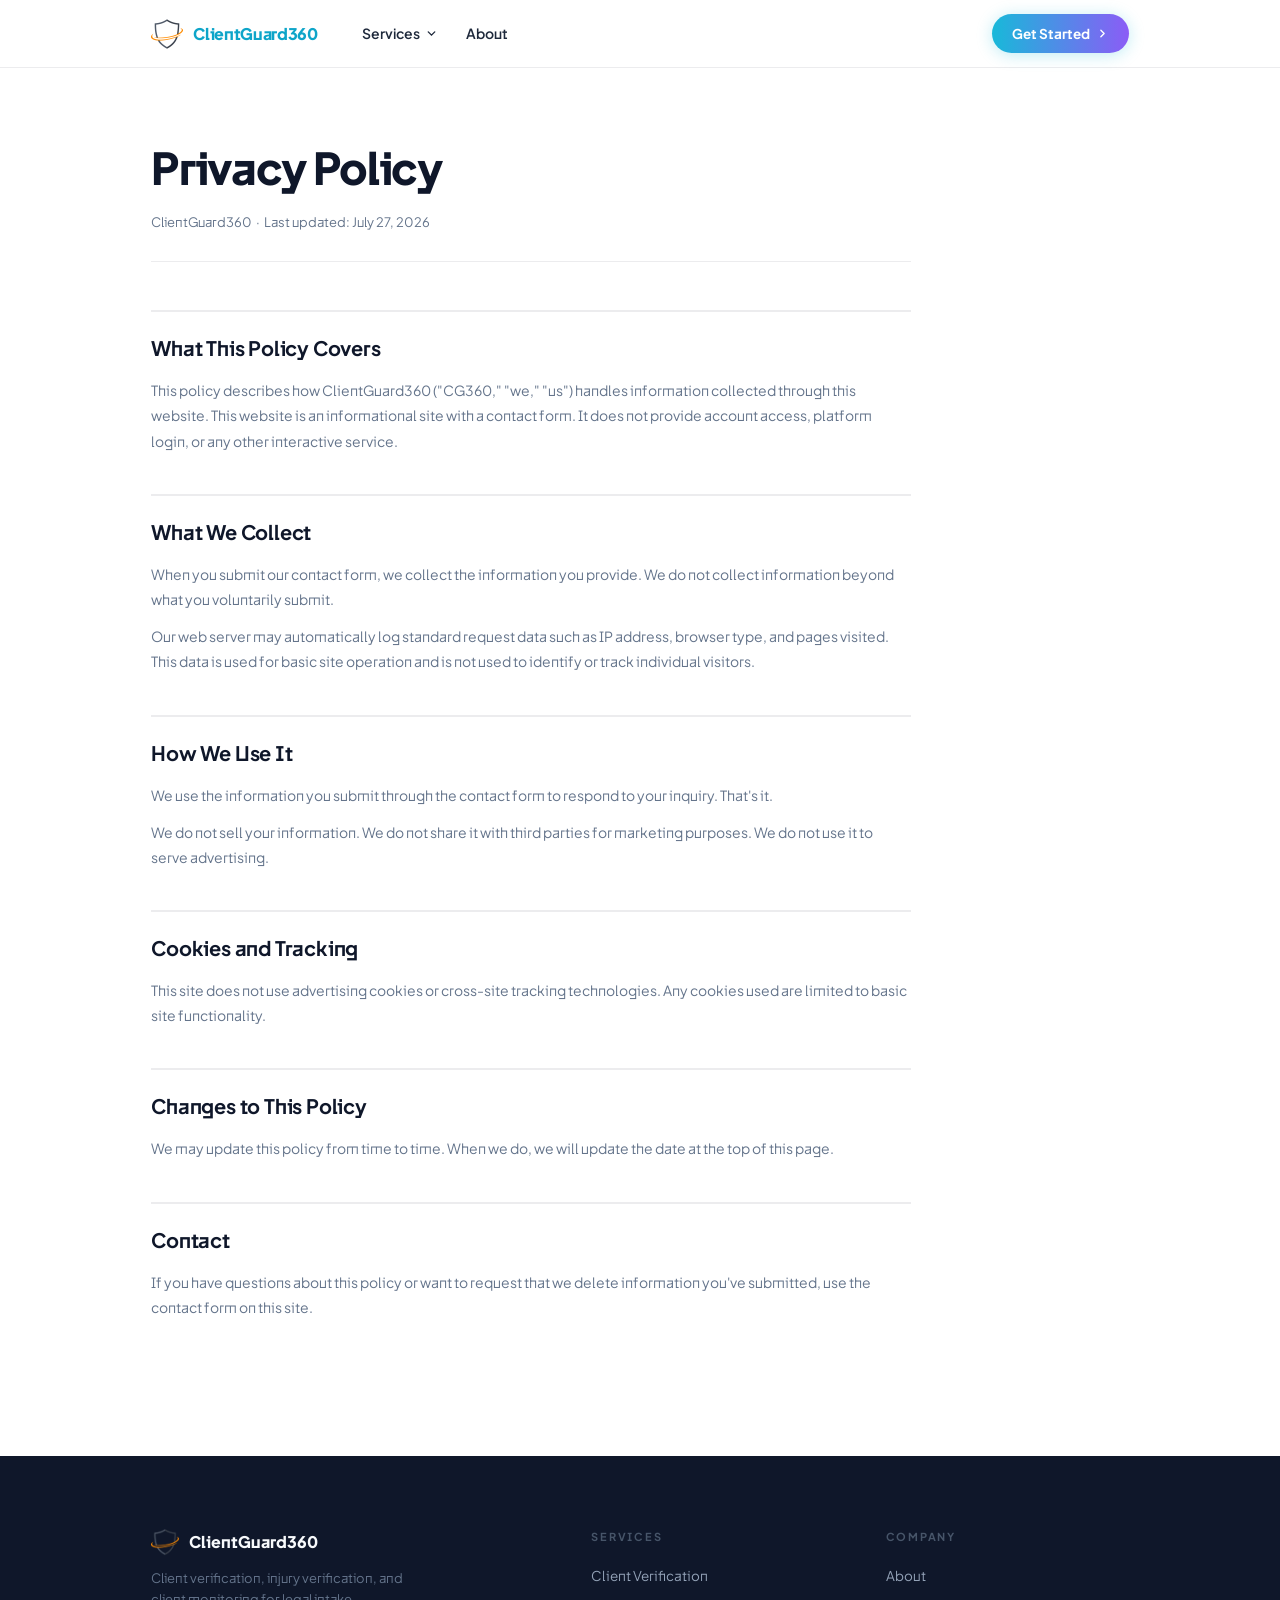
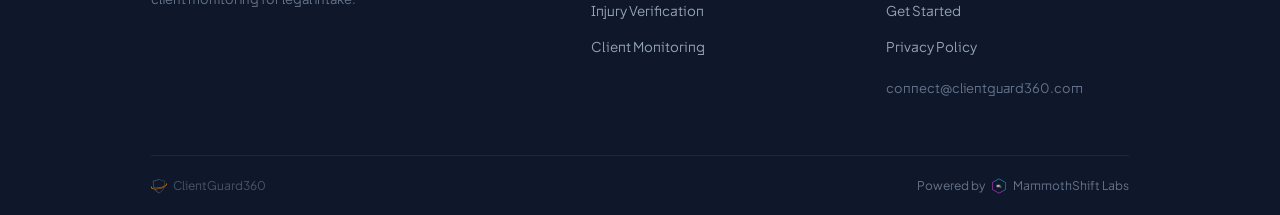
<file: privacy.html>
<!DOCTYPE html>
<html lang="en">
<head>
  <meta charset="UTF-8">
  <meta name="viewport" content="width=device-width, initial-scale=1.0">
  <meta name="description" content="ClientGuard360 privacy policy — what we collect and how we use it.">
  <meta property="og:type" content="website">
  <meta property="og:title" content="Privacy Policy | ClientGuard360">
  <meta property="og:description" content="ClientGuard360 privacy policy — what we collect and how we use it.">
  <meta property="og:image" content="img/og-image.png">
  <link rel="icon" href="img/favicon.png" type="image/png">
  <title>Privacy Policy | ClientGuard360</title>
  <link rel="preconnect" href="https://fonts.googleapis.com">
  <link rel="preconnect" href="https://fonts.gstatic.com" crossorigin>
  <link href="https://fonts.googleapis.com/css2?family=Plus+Jakarta+Sans:wght@300;400;500;600;700;800&display=swap" rel="stylesheet">
  <link rel="stylesheet" href="css/main.css">
</head>
<body>

<site-header></site-header>

<div class="legal-page">
  <div class="wrap">
    <div class="legal-inner">

      <div class="legal-header anim">
        <h1>Privacy Policy</h1>
        <div class="legal-header__meta">ClientGuard360 &nbsp;·&nbsp; Last updated: July 27, 2026</div>
      </div>

      <div class="legal-section anim d1">
        <h2>What This Policy Covers</h2>
        <p>This policy describes how ClientGuard360 ("CG360," "we," "us") handles information collected through this website. This website is an informational site with a contact form. It does not provide account access, platform login, or any other interactive service.</p>
      </div>

      <div class="legal-section anim d1">
        <h2>What We Collect</h2>
        <p>When you submit our contact form, we collect the information you provide. We do not collect information beyond what you voluntarily submit.</p>
        <p>Our web server may automatically log standard request data such as IP address, browser type, and pages visited. This data is used for basic site operation and is not used to identify or track individual visitors.</p>
      </div>

      <div class="legal-section anim d1">
        <h2>How We Use It</h2>
        <p>We use the information you submit through the contact form to respond to your inquiry. That's it.</p>
        <p>We do not sell your information. We do not share it with third parties for marketing purposes. We do not use it to serve advertising.</p>
      </div>

      <div class="legal-section anim d1">
        <h2>Cookies and Tracking</h2>
        <p>This site does not use advertising cookies or cross-site tracking technologies. Any cookies used are limited to basic site functionality.</p>
      </div>

      <div class="legal-section anim d1">
        <h2>Changes to This Policy</h2>
        <p>We may update this policy from time to time. When we do, we will update the date at the top of this page.</p>
      </div>

      <div class="legal-section anim d1">
        <h2>Contact</h2>
        <p>If you have questions about this policy or want to request that we delete information you've submitted, use the contact form on this site.</p>
      </div>

    </div>
  </div>
</div>

<site-footer></site-footer>
<script src="js/components.js"></script>
<script src="js/main.js"></script>
</body>
</html>
</file>
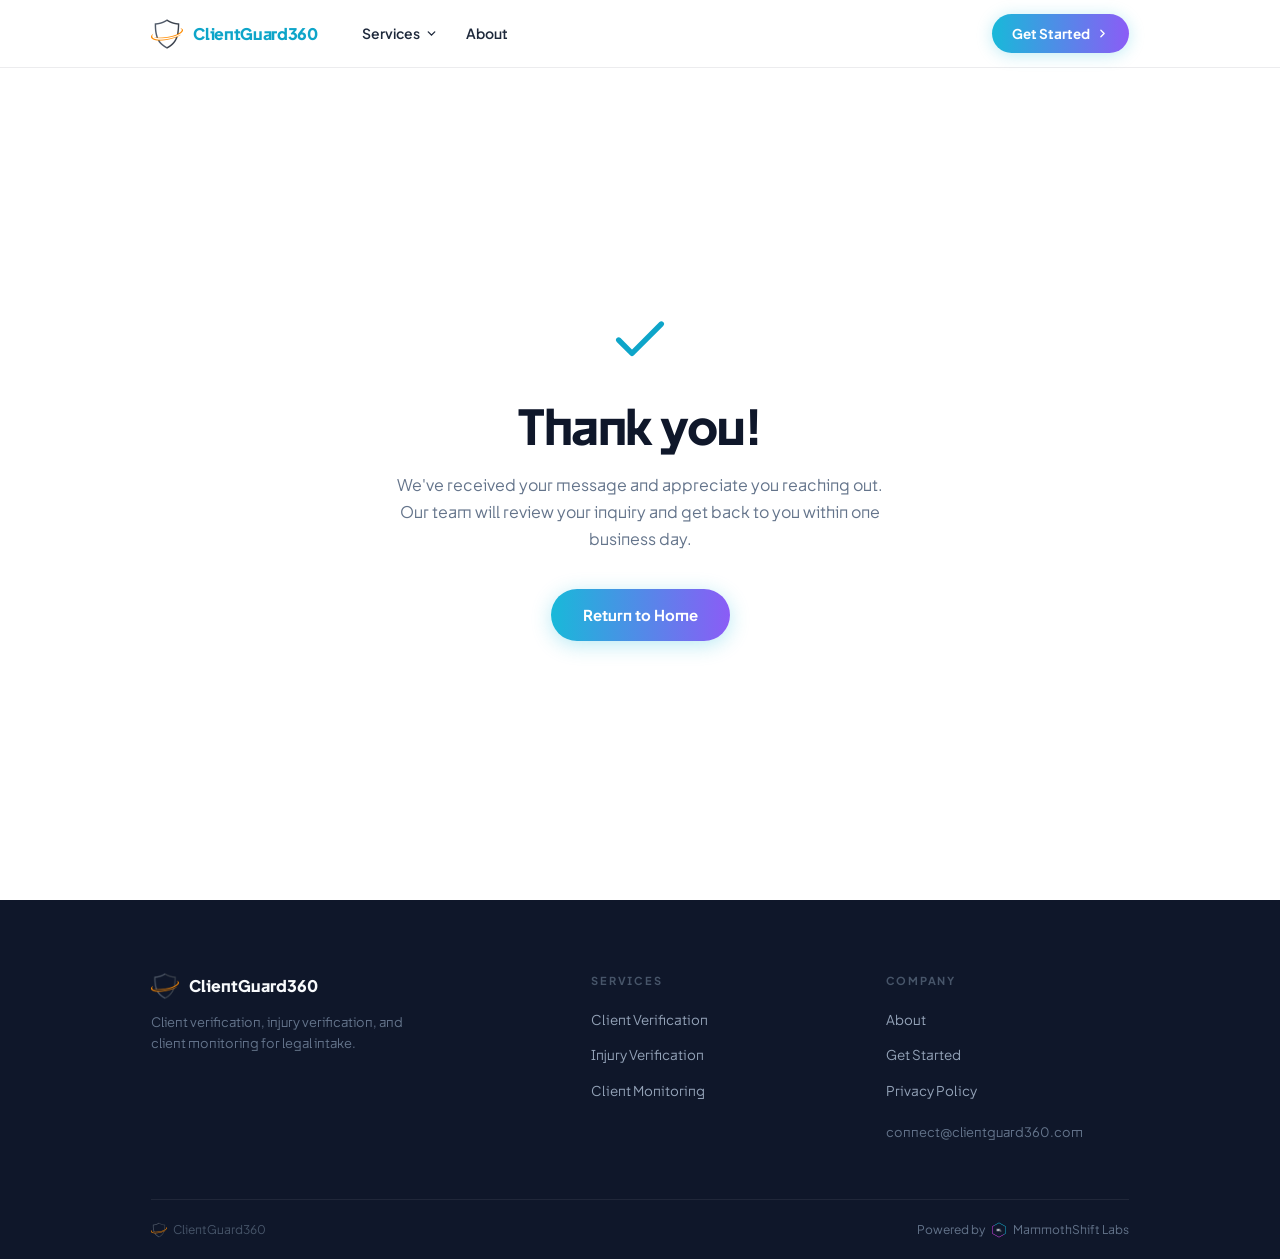
<file: thank-you.html>
<!DOCTYPE html>
<html lang="en">
<head>
  <meta charset="UTF-8">
  <meta name="viewport" content="width=device-width, initial-scale=1.0">
  <meta name="description" content="Thank you for contacting ClientGuard360.">
  <meta property="og:type" content="website">
  <meta property="og:title" content="Thank You | ClientGuard360">
  <meta property="og:description" content="Thank you for contacting ClientGuard360.">
  <meta property="og:image" content="img/og-image.png">
  <link rel="icon" href="img/favicon.png" type="image/png">
  <title>Thank You | ClientGuard360</title>
  <link rel="preconnect" href="https://fonts.googleapis.com">
  <link rel="preconnect" href="https://fonts.gstatic.com" crossorigin>
  <link href="https://fonts.googleapis.com/css2?family=Plus+Jakarta+Sans:wght@300;400;500;600;700;800&display=swap" rel="stylesheet">
  <link rel="stylesheet" href="css/main.css">
</head>
<body>

<site-header></site-header>

<div class="thank-you-page">
  <div class="wrap">
    <div class="thank-you-content">
      <svg class="thank-you-icon" viewBox="0 0 24 24" fill="none" stroke="#0ea5c9" stroke-width="2" stroke-linecap="round" stroke-linejoin="round">
        <polyline points="20 6 9 17 4 12"></polyline>
      </svg>

      <h1 class="thank-you-headline">Thank you!</h1>

      <p class="thank-you-sub">
        We've received your message and appreciate you reaching out. Our team will review your inquiry and get back to you within one business day.
      </p>

      <a href="index.html" class="thank-you-btn">Return to Home</a>
    </div>
  </div>
</div>

<site-footer></site-footer>
<script src="js/components.js"></script>
<script src="js/main.js"></script>
</body>
</html>
</file>
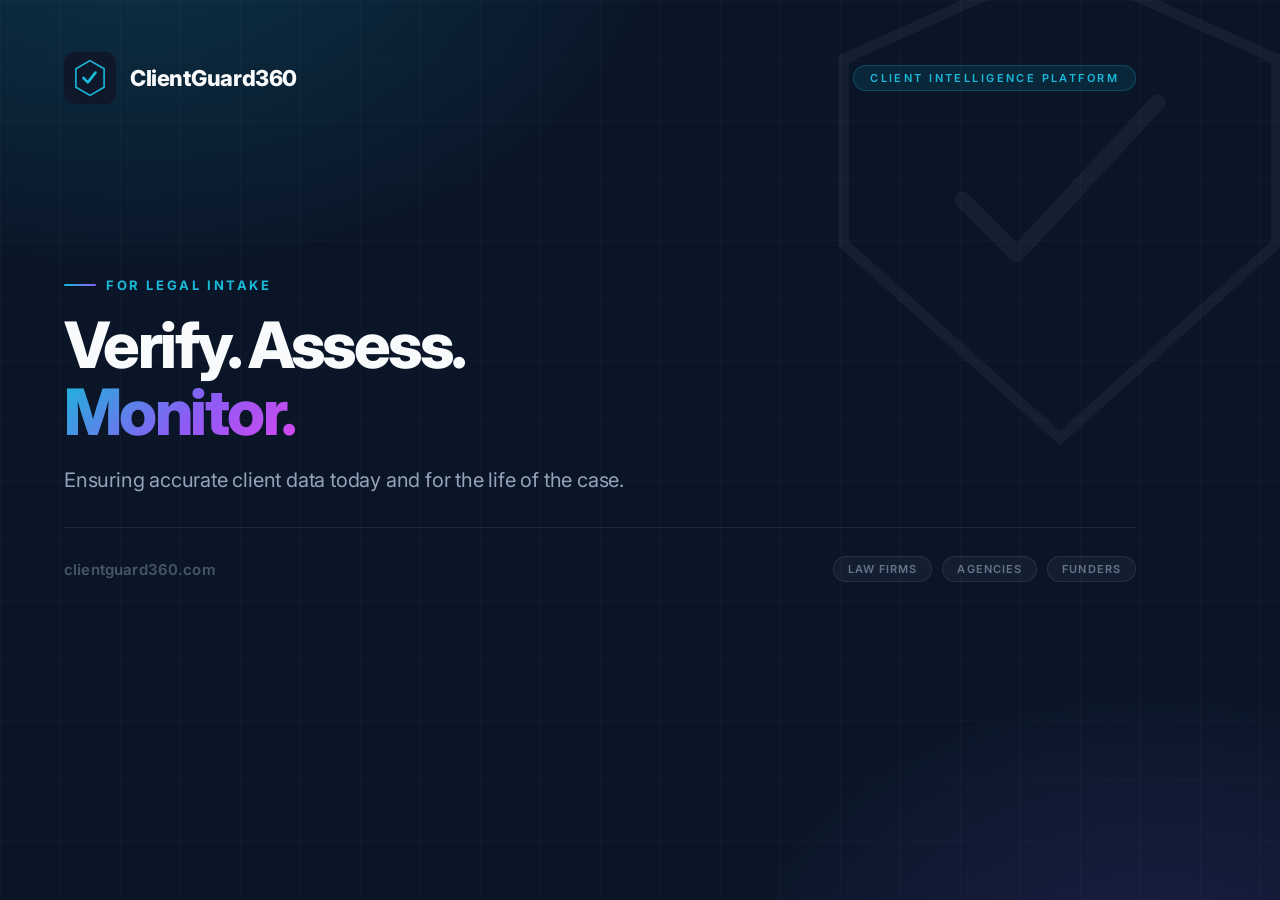
<file: img/og-image-template.html>
<!DOCTYPE html>
<!--
  OG Image Template | ClientGuard360
  ─────────────────────────────────────────────────────────────────────
  This file is a design template for generating the social sharing image
  (og:image). It is NOT a page of the website.

  TO GENERATE og-image.png:
  1. Open this file in Chrome or Edge
  2. Open DevTools → toggle device toolbar (Ctrl+Shift+M)
  3. Set dimensions to exactly 1200 × 630
  4. Screenshot the page (DevTools → ⋮ → Capture screenshot, or use
     a full-page screenshot extension)
  5. Save the output as img/og-image.png
  6. The og:image tags across all pages already reference img/og-image.png
  ─────────────────────────────────────────────────────────────────────
-->
<html lang="en">
<head>
  <meta charset="UTF-8">
  <meta name="viewport" content="width=1200">
  <title>OG Image Template</title>
  <link href="https://fonts.googleapis.com/css2?family=Inter:wght@400;600;700;800&display=swap" rel="stylesheet">
  <style>
    * { margin: 0; padding: 0; box-sizing: border-box; }

    body {
      width: 1200px; height: 630px; overflow: hidden;
      font-family: 'Inter', sans-serif;
      background: #0a1628;
      color: #f8fafc;
      -webkit-font-smoothing: antialiased;
    }

    /* Ambient gradients */
    .bg {
      position: absolute; inset: 0;
      background:
        radial-gradient(ellipse 900px 600px at 10% -10%,  rgba(24,185,217,0.18) 0%, transparent 60%),
        radial-gradient(ellipse 700px 500px at 90% 110%,  rgba(139,92,246,0.14) 0%, transparent 60%);
    }

    /* Grid overlay */
    .grid {
      position: absolute; inset: 0;
      background-image:
        linear-gradient(rgba(255,255,255,0.02) 1px, transparent 1px),
        linear-gradient(90deg, rgba(255,255,255,0.02) 1px, transparent 1px);
      background-size: 60px 60px;
    }

    /* Content */
    .content {
      position: relative; z-index: 1;
      height: 100%; display: flex; flex-direction: column;
      padding: 52px 64px 48px;
    }

    /* Top bar */
    .topbar {
      display: flex; align-items: center; justify-content: space-between;
      margin-bottom: auto;
    }

    .brand {
      display: flex; align-items: center; gap: 14px;
    }

    .brand-icon {
      width: 52px; height: 52px;
    }

    .brand-name {
      font-size: 22px; font-weight: 800; letter-spacing: -0.02em;
    }

    .brand-tag {
      font-size: 11px; font-weight: 600; text-transform: uppercase;
      letter-spacing: 0.22em; color: #18b9d9;
      background: rgba(24,185,217,0.1); border: 1px solid rgba(24,185,217,0.25);
      border-radius: 100px; padding: 5px 16px;
    }

    /* Main copy */
    .main { padding-bottom: 0; }

    .eyebrow {
      font-size: 13px; font-weight: 700; text-transform: uppercase;
      letter-spacing: 0.2em; color: #18b9d9; margin-bottom: 18px;
      display: flex; align-items: center; gap: 10px;
    }
    .eyebrow::before {
      content: ''; display: block;
      width: 32px; height: 2px;
      background: linear-gradient(90deg, #18b9d9, #8b5cf6);
      border-radius: 1px;
    }

    .headline {
      font-size: 64px; font-weight: 800;
      letter-spacing: -0.04em; line-height: 1.05;
      margin-bottom: 20px;
    }

    .headline .grad {
      background: linear-gradient(135deg, #18b9d9 0%, #8b5cf6 55%, #d946ef 100%);
      -webkit-background-clip: text;
      -webkit-text-fill-color: transparent;
      background-clip: text;
    }

    .tagline {
      font-size: 20px; font-weight: 400; color: #94a3b8;
      letter-spacing: -0.01em; line-height: 1.5;
    }

    /* Bottom bar */
    .bottombar {
      display: flex; align-items: center; justify-content: space-between;
      padding-top: 28px;
      border-top: 1px solid rgba(255,255,255,0.08);
      margin-top: 32px;
    }

    .url { font-size: 15px; font-weight: 600; color: #475569; letter-spacing: 0.01em; }

    .pills { display: flex; gap: 10px; }
    .pill {
      font-size: 11px; font-weight: 600; text-transform: uppercase; letter-spacing: 0.1em;
      padding: 5px 14px; border-radius: 100px;
      background: rgba(255,255,255,0.04); border: 1px solid rgba(255,255,255,0.08);
      color: #64748b;
    }

    /* Large background shield (decorative) */
    .shield-bg {
      position: absolute; right: -40px; top: -60px;
      opacity: 0.04; z-index: 0;
    }
  </style>
</head>
<body>

  <div class="bg"></div>
  <div class="grid"></div>

  <!-- Decorative large shield -->
  <svg class="shield-bg" width="520" height="520" viewBox="0 0 48 48" fill="none">
    <path d="M24 2L44 11V28L24 46L4 28V11Z" fill="none" stroke="white" stroke-width="1"/>
    <path d="M15 24l5 5 13-14" fill="none" stroke="white" stroke-width="1.5" stroke-linecap="round" stroke-linejoin="round"/>
  </svg>

  <div class="content">

    <div class="topbar">
      <div class="brand">
        <svg class="brand-icon" viewBox="0 0 48 48" fill="none">
          <rect width="48" height="48" rx="10" fill="#0f172a"/>
          <path d="M24 8L37 15.5V32.5L24 40L11 32.5V15.5Z" fill="none" stroke="#18b9d9" stroke-width="1.5"/>
          <path d="M18 24l4 4 7-9" fill="none" stroke="#18b9d9" stroke-width="2.5" stroke-linecap="round" stroke-linejoin="round"/>
        </svg>
        <div class="brand-name">ClientGuard360</div>
      </div>
      <div class="brand-tag">Client Intelligence Platform</div>
    </div>

    <div class="main">
      <div class="eyebrow">For Legal Intake</div>
      <h1 class="headline">
        Verify. Assess.<br>
        <span class="grad">Monitor.</span>
      </h1>
      <p class="tagline">Ensuring accurate client data today and for the life of the case.</p>
    </div>

    <div class="bottombar">
      <div class="url">clientguard360.com</div>
      <div class="pills">
        <div class="pill">Law Firms</div>
        <div class="pill">Agencies</div>
        <div class="pill">Funders</div>
      </div>
    </div>

  </div>

</body>
</html>
</file>
<file: css/main.css>
:root {
  --bg:          #ffffff;
  --bg-soft:     #f8fafc;
  --bg-raised:   #f1f5f9;
  --fg:          #0f172a;
  --fg-2:        #1e293b;
  --muted:       #64748b;
  --muted-2:     #94a3b8;
  --cyan:        #0ea5c9;
  --cyan-mid:    #18b9d9;
  --violet:      #7c3aed;
  --violet-mid:  #8b5cf6;
  --magenta:     #c026d3;
  --border:      rgba(15,23,42,0.08);
  --border-soft: rgba(15,23,42,0.05);
  --shadow-sm:   0 1px 4px rgba(15,23,42,0.06), 0 4px 16px rgba(15,23,42,0.06);
  --shadow-md:   0 2px 8px rgba(15,23,42,0.07), 0 12px 40px rgba(15,23,42,0.09);
  --shadow-lg:   0 4px 16px rgba(15,23,42,0.08), 0 24px 64px rgba(15,23,42,0.12);
  --radius:      20px;
  --radius-sm:   10px;
  --pad:         clamp(24px,4vw,64px);
  --gap:         clamp(16px,2vw,28px);
  --nav-h:       68px;
}

*, *::before, *::after { margin: 0; padding: 0; box-sizing: border-box; }
html { scroll-behavior: smooth; }

body {
  font-family: 'Plus Jakarta Sans', -apple-system, 'Segoe UI', sans-serif;
  font-size: 16px;
  line-height: 1.6;
  color: var(--fg);
  background: var(--bg);
  -webkit-font-smoothing: antialiased;
  font-feature-settings: 'ss01','cv11';
}

/* ── Utilities ─────────────────────────────────── */
.grad {
  background: linear-gradient(135deg, var(--cyan-mid) 0%, var(--violet-mid) 55%, var(--magenta) 100%);
  -webkit-background-clip: text;
  -webkit-text-fill-color: transparent;
  background-clip: text;
  padding-bottom: 0.1em;
  padding-right: 0.05em;
}
.wrap { max-width: 1080px; margin: 0 auto; padding: 0 var(--pad); }
.eyebrow { font-size: 11px; font-weight: 700; text-transform: uppercase; letter-spacing: 0.2em; color: var(--cyan); }
.section-label { display: flex; align-items: center; gap: 12px; margin-bottom: 20px; }
.section-label span:first-child { font-size: 11px; font-weight: 700; text-transform: uppercase; letter-spacing: 0.16em; color: var(--muted); white-space: nowrap; }
.section-label span:last-child { flex: 1; height: 1px; background: var(--border); }

@keyframes fadeUp { from { opacity: 0; transform: translateY(16px); } to { opacity: 1; transform: translateY(0); } }
.anim { opacity: 0; animation: fadeUp 0.6s cubic-bezier(0.22,1,0.36,1) forwards; }
.d1{animation-delay:.1s} .d2{animation-delay:.2s} .d3{animation-delay:.3s}
.d4{animation-delay:.4s}

/* ══════════════════════════════════════════════════
   NAV
══════════════════════════════════════════════════ */
.nav {
  position: fixed;
  top: 0; left: 0; right: 0;
  height: var(--nav-h);
  z-index: 100;
  border-bottom: 1px solid var(--border);
  transition: box-shadow 0.3s;
}
.nav::before {
  content: '';
  position: absolute; inset: 0;
  background: rgba(255,255,255,0.92);
  backdrop-filter: blur(16px);
  z-index: -1;
}
.nav.scrolled { box-shadow: var(--shadow-sm); }

.nav__inner {
  max-width: 1080px;
  margin: 0 auto;
  padding: 0 var(--pad);
  height: 100%;
  display: flex;
  align-items: center;
  gap: 0;
}

.nav__logo {
  display: flex; align-items: center; gap: 10px;
  text-decoration: none; color: var(--cyan);
  font-size: 16px; font-weight: 800; letter-spacing: -0.02em;
  flex-shrink: 0; margin-right: 32px;
}

.nav__links {
  display: flex;
  align-items: center;
  gap: 4px;
  flex: 1;
  list-style: none;
}

.nav__item { position: relative; }

.nav__link {
  display: flex; align-items: center; gap: 5px;
  padding: 8px 12px;
  font-size: 14px; font-weight: 600;
  color: var(--fg-2);
  text-decoration: none;
  border-radius: 8px;
  transition: background 0.15s, color 0.15s;
  cursor: pointer;
  white-space: nowrap;
  background: none; border: none; font-family: inherit;
}
.nav__link:hover { background: var(--bg-raised); color: var(--fg); }
.nav__link--active { color: var(--cyan); font-weight: 600; }

.nav__link svg { transition: transform 0.2s; flex-shrink: 0; }
.nav__item:hover .nav__link svg { transform: rotate(180deg); }

.nav__dropdown {
  position: absolute;
  top: 100%;
  left: 0;
  min-width: 220px;
  background: var(--bg);
  border: 1px solid var(--border);
  border-radius: var(--radius-sm);
  box-shadow: var(--shadow-md);
  padding: 14px 6px 6px;
  list-style: none;
  opacity: 0;
  pointer-events: none;
  transform: translateY(-4px);
  transition: opacity 0.15s, transform 0.15s;
}
.nav__item:hover .nav__dropdown,
.nav__item:focus-within .nav__dropdown {
  opacity: 1;
  pointer-events: all;
  transform: translateY(0);
}

.nav__drop-link {
  display: block;
  padding: 9px 14px;
  font-size: 13.5px; font-weight: 600;
  color: var(--fg-2);
  text-decoration: none;
  border-radius: 6px;
  transition: background 0.12s, color 0.12s;
}
.nav__drop-link:hover { background: var(--bg-raised); color: var(--fg); }
.nav__drop-link small { display: block; font-size: 12px; font-weight: 500; color: var(--muted); margin-top: 1px; }

.nav__cta {
  display: inline-flex; align-items: center; gap: 6px;
  margin-left: auto;
  padding: 9px 20px;
  background: linear-gradient(90deg, var(--cyan-mid), var(--violet-mid));
  color: #fff;
  font-size: 13.5px; font-weight: 700;
  border-radius: 100px;
  text-decoration: none;
  box-shadow: 0 2px 16px rgba(24,185,217,0.28);
  transition: box-shadow 0.2s, transform 0.2s;
  white-space: nowrap;
}
.nav__cta:hover { box-shadow: 0 4px 24px rgba(24,185,217,0.42); transform: translateY(-1px); }

.nav__burger {
  display: none;
  margin-left: auto;
  flex-direction: column; gap: 5px; cursor: pointer;
  background: none; border: none; padding: 8px;
}
.nav__burger span { display: block; width: 22px; height: 2px; background: var(--fg); border-radius: 2px; transition: all 0.2s; }

.nav__mobile {
  display: none;
  position: absolute;
  top: var(--nav-h); left: 0; right: 0;
  background: var(--bg);
  border-bottom: 1px solid var(--border);
  box-shadow: var(--shadow-md);
  padding: 16px var(--pad);
}
.nav__mobile a { display: block; padding: 10px 0; font-size: 15px; font-weight: 500; color: var(--fg-2); text-decoration: none; border-bottom: 1px solid var(--border-soft); }
.nav__mobile a:last-child { border: none; }
.nav__mobile .mob-section { font-size: 10px; font-weight: 700; text-transform: uppercase; letter-spacing: 0.16em; color: var(--muted); padding: 14px 0 4px; }

@media (max-width: 800px) {
  .nav__links, .nav__cta { display: none; }
  .nav__burger { display: flex; }
  .nav__mobile.open { display: block; }
}

/* ══════════════════════════════════════════════════
   HERO
══════════════════════════════════════════════════ */
.hero {
  padding-top: calc(var(--nav-h) + clamp(56px,8vw,96px));
  padding-bottom: clamp(56px,7vw,88px);
  text-align: center;
  background: var(--bg);
  position: relative;
  overflow: hidden;
}
.hero::before {
  content: '';
  position: absolute; inset: 0;
  background:
    radial-gradient(ellipse 800px 500px at 20% 0%,   rgba(24,185,217,0.07) 0%, transparent 65%),
    radial-gradient(ellipse 600px 400px at 80% 100%, rgba(139,92,246,0.06) 0%, transparent 65%);
  pointer-events: none;
}

.hero__eyebrow {
  display: inline-flex; align-items: center; gap: 8px;
  font-size: 11px; font-weight: 700; text-transform: uppercase; letter-spacing: 0.2em;
  color: var(--cyan);
  background: rgba(14,165,201,0.08);
  border: 1px solid rgba(14,165,201,0.2);
  border-radius: 100px; padding: 5px 16px;
  margin-bottom: 24px;
}
.hero__eyebrow::before { content: ''; width: 6px; height: 6px; border-radius: 50%; background: var(--cyan); flex-shrink: 0; }

.hero__headline {
  font-size: clamp(38px,6.5vw,80px);
  font-weight: 800; letter-spacing: -0.035em; line-height: 1.06;
  margin-bottom: 22px; position: relative;
}

.hero__sub {
  font-size: clamp(16px,2vw,20px);
  color: var(--muted); max-width: 580px; margin: 0 auto 36px; line-height: 1.65;
}

.hero__actions { display: flex; align-items: center; justify-content: center; gap: 14px; margin-bottom: 0; flex-wrap: wrap; }

.btn-primary {
  display: inline-flex; align-items: center; gap: 7px;
  padding: 14px 30px;
  background: linear-gradient(90deg, var(--cyan-mid), var(--violet-mid));
  color: #fff; font-size: 15px; font-weight: 700;
  border-radius: 100px; text-decoration: none;
  box-shadow: 0 4px 20px rgba(24,185,217,0.32);
  transition: box-shadow 0.2s, transform 0.2s;
}
.btn-primary:hover { box-shadow: 0 6px 28px rgba(24,185,217,0.48); transform: translateY(-2px); }

.btn-ghost {
  display: inline-flex; align-items: center; gap: 7px;
  padding: 13px 28px;
  background: transparent;
  border: 1.5px solid var(--border);
  color: var(--fg-2); font-size: 15px; font-weight: 600;
  border-radius: 100px; text-decoration: none;
  transition: border-color 0.2s, background 0.2s;
}
.btn-ghost:hover { border-color: var(--cyan); background: rgba(14,165,201,0.04); }

/* ══════════════════════════════════════════════════
   SERVICES (3-card grid)
══════════════════════════════════════════════════ */
.services { padding: clamp(64px,8vw,96px) 0; background: var(--bg-soft); }

.services__headline {
  font-size: clamp(26px,4vw,44px); font-weight: 700;
  letter-spacing: -0.02em; line-height: 1.14;
  margin-bottom: 8px;
}
.services__sub { font-size: 16px; color: var(--muted); margin-bottom: 44px; }

.services__grid { display: grid; grid-template-columns: repeat(3,1fr); gap: var(--gap); }

.svc-card {
  background: var(--bg); border: 1px solid var(--border);
  border-radius: var(--radius); box-shadow: var(--shadow-sm);
  padding: 32px 28px;
  transition: box-shadow 0.2s, transform 0.2s;
}
.svc-card:hover { box-shadow: var(--shadow-md); transform: translateY(-4px); }

.svc-card__stripe { height: 3px; border-radius: 2px; margin-bottom: 22px; }
.svc-card--a .svc-card__stripe { background: var(--cyan-mid); }
.svc-card--b .svc-card__stripe { background: linear-gradient(90deg, var(--violet-mid), var(--magenta)); }
.svc-card--c .svc-card__stripe { background: var(--magenta); }

.svc-card__icon {
  width: 44px; height: 44px; border-radius: 12px;
  display: flex; align-items: center; justify-content: center;
  margin-bottom: 18px;
}
.svc-card--a .svc-card__icon { background: rgba(14,165,201,0.08); border: 1px solid rgba(14,165,201,0.18); }
.svc-card--b .svc-card__icon { background: rgba(124,58,237,0.07); border: 1px solid rgba(124,58,237,0.18); }
.svc-card--c .svc-card__icon { background: rgba(192,38,211,0.07); border: 1px solid rgba(192,38,211,0.18); }

.svc-card__title { font-size: 18px; font-weight: 700; letter-spacing: -0.01em; margin-bottom: 12px; }
.svc-card__body { font-size: 14px; color: var(--muted); line-height: 1.7; }

/* ══════════════════════════════════════════════════
   IDENTITY STRIP
══════════════════════════════════════════════════ */
.identity { padding: clamp(64px,8vw,96px) 0; background: var(--bg); }

.identity__inner {
  background: linear-gradient(135deg, rgba(24,185,217,0.05) 0%, rgba(139,92,246,0.04) 100%);
  border: 1px solid rgba(24,185,217,0.15);
  border-radius: var(--radius);
  box-shadow: var(--shadow-sm);
  padding: clamp(36px,5vw,56px);
  display: grid; grid-template-columns: 1fr 1fr;
  gap: clamp(36px,5vw,64px); align-items: center;
}

.identity__headline {
  font-size: clamp(24px,3.5vw,38px); font-weight: 700;
  letter-spacing: -0.02em; line-height: 1.15; margin-bottom: 16px;
}
.identity__body { font-size: 15px; color: var(--muted); line-height: 1.75; margin-bottom: 14px; }

.identity__facts { display: flex; flex-direction: column; gap: 12px; }
.identity__fact {
  display: flex; align-items: center; gap: 14px;
  padding: 14px 18px;
  background: var(--bg); border: 1px solid var(--border);
  border-radius: 10px;
}
.identity__fact-icon {
  width: 36px; height: 36px; border-radius: 9px; flex-shrink: 0;
  background: rgba(14,165,201,0.08); border: 1px solid rgba(14,165,201,0.18);
  display: flex; align-items: center; justify-content: center;
}
.identity__fact-label { font-size: 10px; font-weight: 700; text-transform: uppercase; letter-spacing: 0.12em; color: var(--muted); margin-bottom: 2px; }
.identity__fact-val { font-size: 14px; font-weight: 600; color: var(--fg-2); }

/* ══════════════════════════════════════════════════
   CTA BANNER
══════════════════════════════════════════════════ */
.cta-banner { padding: clamp(64px,8vw,96px) 0; background: var(--bg-soft); }

.cta-banner__inner {
  background: var(--bg); border: 1px solid rgba(24,185,217,0.2);
  border-radius: var(--radius); box-shadow: var(--shadow-md);
  padding: clamp(36px,5vw,60px);
  display: grid; grid-template-columns: 1fr auto;
  gap: 32px; align-items: center;
}
.cta-banner__title { font-size: clamp(20px,3vw,30px); font-weight: 700; letter-spacing: -0.02em; margin-bottom: 8px; }
.cta-banner__body { font-size: 15px; color: var(--muted); line-height: 1.65; }
.cta-banner__actions { display: flex; flex-direction: column; gap: 10px; align-items: flex-end; }

.cta-accent {
  background: rgba(14,165,201,0.04);
  border: 1px solid rgba(14,165,201,0.15);
  border-radius: var(--radius-sm);
  padding: 20px 24px;
  margin-bottom: 28px;
  grid-column: 1 / -1;
}
.cta-accent__title {
  font-size: 15px; font-weight: 700;
  color: var(--fg-2); margin-bottom: 6px;
}
.cta-accent__body {
  font-size: 14px; color: var(--muted);
  line-height: 1.65;
}

/* ══════════════════════════════════════════════════
   FOOTER
══════════════════════════════════════════════════ */
footer {
  background: var(--fg);
  padding: clamp(48px,6vw,72px) 0 0;
  color: #cbd5e1;
}

.footer__grid {
  display: grid;
  grid-template-columns: 1.4fr 1fr 1fr 1fr;
  gap: clamp(24px,4vw,56px);
  padding-bottom: clamp(40px,5vw,56px);
  border-bottom: 1px solid rgba(255,255,255,0.07);
}
.footer__grid--v2 { grid-template-columns: 1.6fr 1fr 1fr; }

.footer__brand { margin-bottom: 14px; }
.footer__logo { display: flex; align-items: center; gap: 10px; font-size: 16px; font-weight: 800; color: #f8fafc; margin-bottom: 12px; }
.footer__tagline { font-size: 13px; color: #64748b; line-height: 1.6; max-width: 280px; }

.footer__col-title { font-size: 11px; font-weight: 700; text-transform: uppercase; letter-spacing: 0.16em; color: #475569; margin-bottom: 16px; }

.footer__links { list-style: none; display: flex; flex-direction: column; gap: 10px; }
.footer__links a { font-size: 13.5px; color: #94a3b8; text-decoration: none; transition: color 0.15s; }
.footer__links a:hover { color: var(--cyan-mid); }

.footer__bottom {
  padding: 20px 0;
  display: flex; align-items: center; justify-content: space-between;
  flex-wrap: wrap; gap: 12px;
  font-size: 12px; color: #475569;
}
.footer__bottom a { color: #475569; text-decoration: none; }
.footer__bottom a:hover { color: var(--cyan-mid); }

/* ══════════════════════════════════════════════════
   SERVICE PAGES
══════════════════════════════════════════════════ */
.svc-hero {
  padding-top: calc(var(--nav-h) + clamp(56px,8vw,88px));
  padding-bottom: clamp(48px,6vw,72px);
  background: var(--bg);
  position: relative; overflow: hidden;
}
.svc-hero::before {
  content: '';
  position: absolute; inset: 0;
  background:
    radial-gradient(ellipse 800px 500px at 15% 0%,   rgba(24,185,217,0.07) 0%, transparent 65%),
    radial-gradient(ellipse 500px 400px at 85% 100%, rgba(139,92,246,0.05) 0%, transparent 65%);
  pointer-events: none;
}
.svc-hero__inner {
  display: grid; grid-template-columns: 1fr 1fr;
  gap: clamp(40px,5vw,72px); align-items: center;
}
.svc-hero__badge {
  display: inline-flex; align-items: center; gap: 8px;
  font-size: 11px; font-weight: 700; text-transform: uppercase; letter-spacing: 0.2em;
  border-radius: 100px; padding: 5px 16px; margin-bottom: 20px;
}
.svc-hero__badge--cyan { color: var(--cyan); background: rgba(14,165,201,0.08); border: 1px solid rgba(14,165,201,0.2); }
.svc-hero__badge--violet { color: var(--violet); background: rgba(124,58,237,0.07); border: 1px solid rgba(124,58,237,0.18); }
.svc-hero__badge--magenta { color: var(--magenta); background: rgba(192,38,211,0.07); border: 1px solid rgba(192,38,211,0.18); }
.svc-hero__headline {
  font-size: clamp(32px,5vw,60px); font-weight: 800;
  letter-spacing: -0.03em; line-height: 1.08; margin-bottom: 18px;
}
.svc-hero__body {
  font-size: clamp(15px,1.8vw,18px); color: var(--muted);
  line-height: 1.75; margin-bottom: 28px;
}

.svc-detail { padding: clamp(64px,8vw,96px) 0; }
.svc-detail--soft { background: var(--bg-soft); }

.svc-detail__inner { max-width: 720px; }
.svc-detail__headline {
  font-size: clamp(24px,3.5vw,36px); font-weight: 700;
  letter-spacing: -0.02em; line-height: 1.2; margin-bottom: 20px;
}
.svc-detail__body { font-size: 15px; color: var(--muted); line-height: 1.8; margin-bottom: 16px; }

.svc-points { display: flex; flex-direction: column; gap: 14px; margin-top: 28px; }
.svc-point {
  display: flex; align-items: flex-start; gap: 14px;
  padding: 18px 20px;
  background: var(--bg); border: 1px solid var(--border);
  border-radius: var(--radius-sm); box-shadow: var(--shadow-sm);
}
.svc-point__icon {
  width: 36px; height: 36px; border-radius: 9px; flex-shrink: 0;
  display: flex; align-items: center; justify-content: center;
}
.svc-point__icon--cyan { background: rgba(14,165,201,0.08); border: 1px solid rgba(14,165,201,0.18); }
.svc-point__icon--violet { background: rgba(124,58,237,0.07); border: 1px solid rgba(124,58,237,0.18); }
.svc-point__icon--magenta { background: rgba(192,38,211,0.07); border: 1px solid rgba(192,38,211,0.18); }
.svc-point__title { font-size: 14px; font-weight: 700; color: var(--fg-2); margin-bottom: 4px; }
.svc-point__desc { font-size: 13.5px; color: var(--muted); line-height: 1.6; }

.svc-sidebar {
  background: var(--bg-soft); border: 1px solid var(--border);
  border-radius: var(--radius); box-shadow: var(--shadow-md); padding: 28px;
  display: flex; flex-direction: column; gap: 16px;
}
.svc-sidebar__title {
  font-size: 11px; font-weight: 700; text-transform: uppercase;
  letter-spacing: 0.14em; color: var(--muted); margin-bottom: 4px;
}
.svc-sidebar__item {
  display: flex; align-items: flex-start; gap: 10px;
  font-size: 14px; color: var(--fg-2); line-height: 1.5;
}
.svc-sidebar__check {
  width: 20px; height: 20px; border-radius: 50%; flex-shrink: 0; margin-top: 1px;
  display: flex; align-items: center; justify-content: center;
}

@media (max-width: 760px) {
  .svc-hero__inner { grid-template-columns: 1fr; }
}

/* ══════════════════════════════════════════════════
   LEGAL PAGES
══════════════════════════════════════════════════ */
.legal-page {
  padding-top: calc(var(--nav-h) + clamp(40px,5vw,72px));
  padding-bottom: clamp(64px,8vw,96px);
  background: var(--bg);
}
.legal-inner { max-width: 760px; }

.legal-header { margin-bottom: 48px; padding-bottom: 28px; border-bottom: 1px solid var(--border); }
.legal-header h1 { font-size: clamp(28px,4vw,44px); font-weight: 800; letter-spacing: -0.03em; margin-bottom: 10px; }
.legal-header__meta { font-size: 13px; color: var(--muted); }

.legal-section { margin-bottom: 40px; }
.legal-section h2 {
  font-size: 20px; font-weight: 700; letter-spacing: -0.01em;
  margin-bottom: 14px;
  border-top: 2px solid var(--border);
  padding-top: 20px;
}
.legal-section h3 { font-size: 15px; font-weight: 700; margin-bottom: 8px; margin-top: 20px; color: var(--fg-2); }
.legal-section p { font-size: 14px; color: var(--muted); line-height: 1.8; margin-bottom: 12px; }
.legal-section ul, .legal-section ol { margin: 0 0 12px 20px; }
.legal-section li { font-size: 14px; color: var(--muted); line-height: 1.7; margin-bottom: 5px; }
.legal-section strong { color: var(--fg-2); }
.legal-section a { color: var(--cyan); }


/* ══════════════════════════════════════════════════
   PAGE HERO (about, etc.)
══════════════════════════════════════════════════ */
.page-hero {
  padding-top: calc(var(--nav-h) + clamp(56px,7vw,88px));
  padding-bottom: clamp(48px,6vw,64px);
  background: var(--bg);
  position: relative; overflow: hidden;
}
.page-hero::before {
  content: '';
  position: absolute; inset: 0;
  background:
    radial-gradient(ellipse 700px 400px at 15% 0%,   rgba(24,185,217,0.07) 0%, transparent 65%),
    radial-gradient(ellipse 500px 350px at 85% 100%, rgba(139,92,246,0.05) 0%, transparent 65%);
  pointer-events: none;
}
.page-hero__inner { max-width: 720px; }
.page-hero__eyebrow { margin-bottom: 16px; }
.page-hero__headline {
  font-size: clamp(34px,5vw,60px); font-weight: 800;
  letter-spacing: -0.03em; line-height: 1.08; margin-bottom: 20px;
}
.page-hero__body {
  font-size: clamp(15px,1.8vw,18px); color: var(--muted);
  line-height: 1.75; margin-bottom: 16px;
}

/* ══════════════════════════════════════════════════
   ABOUT PAGE
══════════════════════════════════════════════════ */
.about-section { padding: clamp(64px,8vw,96px) 0; }
.about-section--soft { background: var(--bg-soft); }

.about-inner { max-width: 720px; }
.about-headline {
  font-size: clamp(24px,3.5vw,36px); font-weight: 700;
  letter-spacing: -0.02em; line-height: 1.2; margin-bottom: 20px;
}
.about-body { font-size: 15px; color: var(--muted); line-height: 1.8; margin-bottom: 16px; }

.about-services {
  display: grid; grid-template-columns: repeat(3,1fr); gap: var(--gap);
  margin-top: 32px;
}
.about-svc {
  padding: 24px 22px;
  background: var(--bg); border: 1px solid var(--border);
  border-radius: var(--radius); box-shadow: var(--shadow-sm);
}
.about-svc__stripe { height: 3px; border-radius: 2px; margin-bottom: 16px; }
.about-svc__stripe--cyan { background: var(--cyan-mid); }
.about-svc__stripe--violet { background: linear-gradient(90deg, var(--violet-mid), var(--magenta)); }
.about-svc__stripe--magenta { background: var(--magenta); }
.about-svc__title { font-size: 15px; font-weight: 700; margin-bottom: 8px; }
.about-svc__body { font-size: 13.5px; color: var(--muted); line-height: 1.6; }

/* ══════════════════════════════════════════════════
   CONTACT PAGE
══════════════════════════════════════════════════ */
.contact-page {
  padding-top: calc(var(--nav-h) + clamp(48px,6vw,80px));
  padding-bottom: clamp(64px,8vw,96px);
  background: var(--bg);
  min-height: 100vh;
}

.contact-grid {
  display: grid;
  grid-template-columns: 1fr 1.1fr;
  gap: clamp(48px,6vw,80px);
  align-items: start;
}

.contact-left__eyebrow { margin-bottom: 16px; }
.contact-left__headline {
  font-size: clamp(28px,4vw,48px); font-weight: 800;
  letter-spacing: -0.03em; line-height: 1.1; margin-bottom: 16px;
}
.contact-left__sub {
  font-size: 16px; color: var(--muted); line-height: 1.7; margin-bottom: 36px;
}

.expect-list { list-style: none; display: flex; flex-direction: column; gap: 16px; }
.expect-item { display: flex; align-items: flex-start; gap: 14px; }
.expect-item__icon {
  width: 36px; height: 36px; border-radius: 9px; flex-shrink: 0;
  background: rgba(14,165,201,0.08); border: 1px solid rgba(14,165,201,0.18);
  display: flex; align-items: center; justify-content: center;
}
.expect-item__title { font-size: 14px; font-weight: 700; color: var(--fg-2); margin-bottom: 2px; }
.expect-item__desc { font-size: 13px; color: var(--muted); line-height: 1.55; }

.form-card {
  background: var(--bg);
  border: 1px solid var(--border);
  border-radius: var(--radius);
  box-shadow: var(--shadow-lg);
  padding: clamp(28px,4vw,48px);
}

.form-card__title { font-size: 20px; font-weight: 700; letter-spacing: -0.01em; margin-bottom: 6px; }
.form-card__sub { font-size: 14px; color: var(--muted); margin-bottom: 28px; }

.form-group { display: flex; flex-direction: column; gap: 6px; margin-bottom: 18px; }
.form-group--row { display: grid; grid-template-columns: 1fr 1fr; gap: 14px; }

.form-label {
  font-size: 12px; font-weight: 600;
  text-transform: uppercase; letter-spacing: 0.08em; color: var(--muted);
}
.form-label span { color: var(--cyan); }

.form-input, .form-select, .form-textarea {
  width: 100%;
  padding: 11px 14px;
  font-size: 14px; font-family: inherit;
  color: var(--fg); background: var(--bg-soft);
  border: 1.5px solid var(--border);
  border-radius: 8px;
  transition: border-color 0.15s, box-shadow 0.15s;
  outline: none;
  appearance: none;
}
.form-input:focus, .form-select:focus, .form-textarea:focus {
  border-color: var(--cyan);
  box-shadow: 0 0 0 3px rgba(14,165,201,0.1);
}
.form-input::placeholder, .form-textarea::placeholder { color: var(--muted-2); }
.form-textarea { min-height: 100px; resize: vertical; line-height: 1.6; }
.form-select { background-image: url("data:image/svg+xml,%3Csvg width='12' height='12' viewBox='0 0 24 24' fill='none' stroke='%2394a3b8' stroke-width='2.5' stroke-linecap='round' stroke-linejoin='round' xmlns='http://www.w3.org/2000/svg'%3E%3Cpolyline points='6 9 12 15 18 9'/%3E%3C/svg%3E"); background-repeat: no-repeat; background-position: right 14px center; padding-right: 36px; cursor: pointer; }

.interest-grid { display: grid; grid-template-columns: 1fr 1fr; gap: 8px; }
.interest-item {
  display: flex; align-items: center; gap: 9px;
  padding: 10px 12px;
  background: var(--bg-soft); border: 1.5px solid var(--border);
  border-radius: 8px; cursor: pointer;
  transition: border-color 0.15s, background 0.15s;
}
.interest-item:has(input:checked) {
  border-color: var(--cyan); background: rgba(14,165,201,0.04);
}
.interest-item input { accent-color: var(--cyan); cursor: pointer; }
.interest-item label { font-size: 13px; font-weight: 500; color: var(--fg-2); cursor: pointer; }

.form-divider { height: 1px; background: var(--border); margin: 22px 0; }

.form-submit {
  width: 100%; padding: 14px;
  background: linear-gradient(90deg, var(--cyan-mid), var(--violet-mid));
  color: #fff; font-size: 15px; font-weight: 700;
  border: none; border-radius: 100px; cursor: pointer;
  box-shadow: 0 4px 20px rgba(24,185,217,0.3);
  transition: box-shadow 0.2s, transform 0.2s;
  font-family: inherit;
}
.form-submit:hover { box-shadow: 0 6px 28px rgba(24,185,217,0.44); transform: translateY(-1px); }

.form-legal {
  font-size: 11px; color: var(--muted-2); text-align: center;
  margin-top: 14px; line-height: 1.6;
}
.form-legal a { color: var(--muted); text-decoration: underline; }

/* ══════════════════════════════════════════════════
   THANK YOU PAGE
══════════════════════════════════════════════════ */
.thank-you-page {
  padding-top: calc(var(--nav-h) + clamp(48px,6vw,80px));
  padding-bottom: clamp(64px,8vw,96px);
  background: var(--bg);
  min-height: 100vh;
  display: flex;
  align-items: center;
  justify-content: center;
}

.thank-you-content {
  text-align: center;
  max-width: 500px;
}

.thank-you-icon {
  width: 64px;
  height: 64px;
  margin: 0 auto 28px;
  display: block;
}

.thank-you-headline {
  font-size: clamp(28px,4vw,48px);
  font-weight: 800;
  letter-spacing: -0.03em;
  line-height: 1.1;
  margin-bottom: 18px;
}

.thank-you-sub {
  font-size: 16px;
  color: var(--muted);
  line-height: 1.7;
  margin-bottom: 36px;
}

.thank-you-btn {
  display: inline-block;
  padding: 14px 32px;
  background: linear-gradient(90deg, var(--cyan-mid), var(--violet-mid));
  color: #fff;
  font-size: 15px;
  font-weight: 700;
  border: none;
  border-radius: 100px;
  cursor: pointer;
  box-shadow: 0 4px 20px rgba(24,185,217,0.3);
  transition: box-shadow 0.2s, transform 0.2s;
  text-decoration: none;
  font-family: inherit;
}
.thank-you-btn:hover {
  box-shadow: 0 6px 28px rgba(24,185,217,0.44);
  transform: translateY(-1px);
}

/* ══════════════════════════════════════════════════
   RESPONSIVE
══════════════════════════════════════════════════ */
@media (max-width: 960px) {
  .footer__grid, .footer__grid--v2 { grid-template-columns: 1fr 1fr; }
}
@media (max-width: 760px) {
  .services__grid, .identity__inner,
  .cta-banner__inner { grid-template-columns: 1fr; }
  .footer__grid, .footer__grid--v2 { grid-template-columns: 1fr 1fr; }
  .cta-banner__actions { align-items: flex-start; }
  .about-services { grid-template-columns: 1fr; }
  .contact-grid { grid-template-columns: 1fr; }
  .form-group--row { grid-template-columns: 1fr; }
  .interest-grid { grid-template-columns: 1fr; }
}
@media (max-width: 480px) {
  .footer__grid, .footer__grid--v2 { grid-template-columns: 1fr; }
}
</file>
